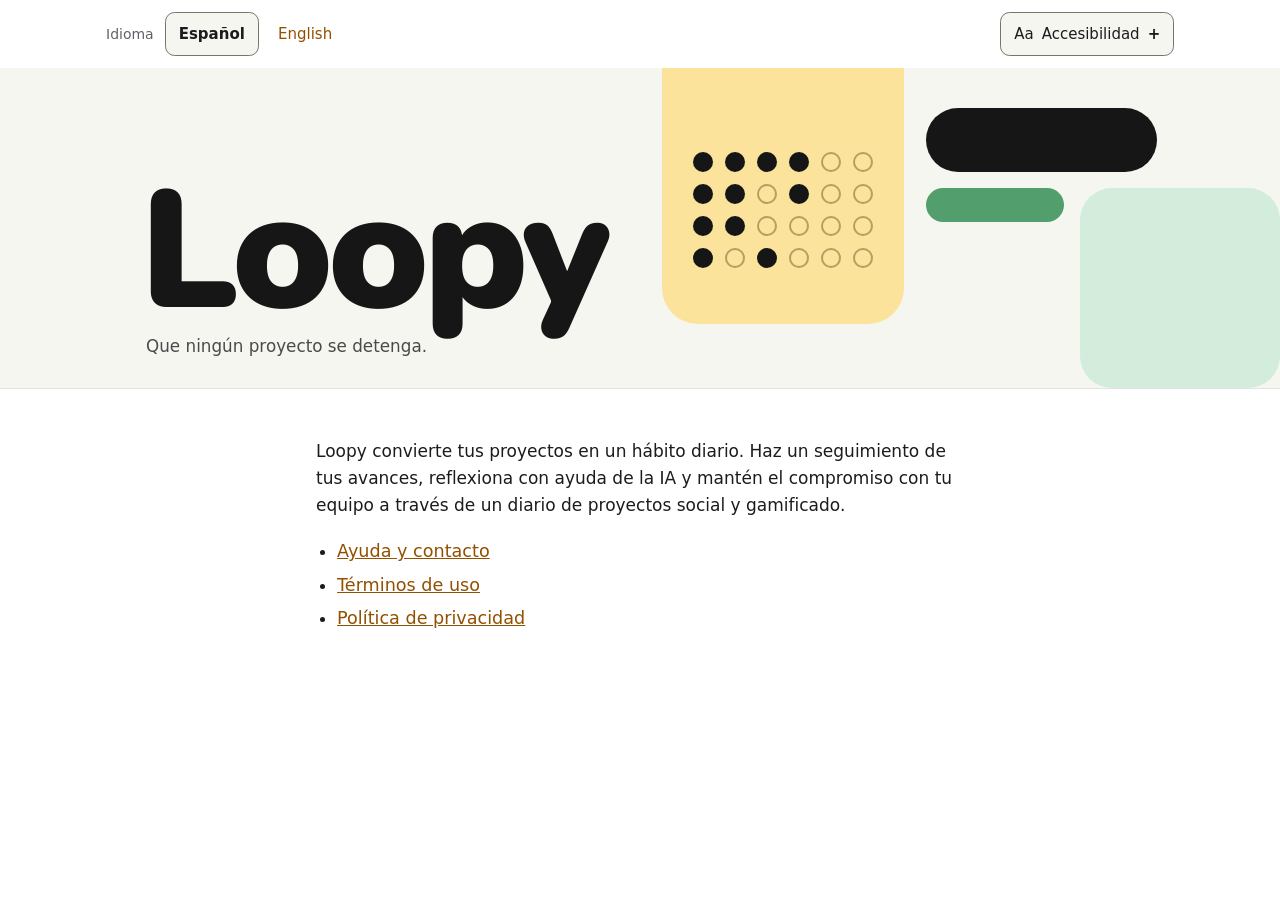
<file: index.html>
<!doctype html>
<html lang="es">
<head>
<meta charset="utf-8">
<meta name="viewport" content="width=device-width, initial-scale=1">
<title>Loopy</title>
<meta name="description" content="Loopy convierte tus proyectos en un hábito diario. Haz un seguimiento de tus avances, reflexiona con ayuda de la IA y mantén el compromiso con tu equipo a través de un diario de proyectos social y gamificado.">
<link rel="icon" href="loopy-wordmark.svg" type="image/svg+xml">
<link rel="preconnect" href="https://fonts.googleapis.com">
<link rel="stylesheet" href="https://fonts.googleapis.com/css2?family=Nunito:wght@900&display=swap">
<link rel="stylesheet" href="estilo.css">
<script src="accesibilidad.js" defer></script>
<link rel="alternate" hreflang="es" href="index.html">
<link rel="alternate" hreflang="en" href="en/index.html">
</head>
<body>
<a class="skip-link" href="#contenido">Saltar al contenido</a>
<div class="site-tools">
<nav class="language-switch" aria-label="Idioma y accesibilidad">
<span class="tools-label">Idioma</span>
<a href="index.html" lang="es" hreflang="es" aria-current="page">Español</a>
<a href="en/index.html" lang="en" hreflang="en">English</a>
</nav>
<details class="accessibility" id="accessibility" hidden>
<summary><span aria-hidden="true">Aa</span> Accesibilidad</summary>
<div class="accessibility-panel">
<p class="panel-title">Preferencias de lectura</p>
<label class="text-size-label" for="text-size">Tamaño del texto</label>
<select id="text-size">
<option value="100">100%</option>
<option value="125">125%</option>
<option value="150">150%</option>
<option value="175">175%</option>
<option value="200">200%</option>
</select>
<label class="reading-option"><input type="checkbox" id="high-contrast"><span>Alto contraste</span></label>
<label class="reading-option"><input type="checkbox" id="underline-links"><span>Subrayar enlaces</span></label>
<label class="reading-option"><input type="checkbox" id="reduce-motion"><span>Reducir movimiento</span></label>
<button type="button" id="reset-preferences">Restablecer preferencias</button>
<p class="preferences-note">Tus preferencias se guardan en este navegador cuando el almacenamiento está disponible.</p>
<p class="visually-hidden" id="preferences-status" role="status" aria-live="polite"></p>
</div>
</details>
</div>
<header class="portada">
<div class="portada-interior">
<div class="portada-texto">
<h1>Loopy</h1>
<p class="lema">Que ningún proyecto se detenga.</p>
</div>
<div class="formas" aria-hidden="true">
<div class="bloque-amarillo">
<span class="puntos">
<i class="si"></i><i class="si"></i><i class="si"></i><i class="si"></i><i></i><i></i>
<i class="si"></i><i class="si"></i><i></i><i class="si"></i><i></i><i></i>
<i class="si"></i><i class="si"></i><i></i><i></i><i></i><i></i>
<i class="si"></i><i></i><i class="si"></i><i></i><i></i><i></i>
</span>
</div>
<div class="pastilla-negra"></div>
<div class="pastilla-verde"></div>
<div class="bloque-menta"></div>
</div>
</div>
</header>
<main id="contenido" tabindex="-1">
<p>Loopy convierte tus proyectos en un hábito diario. Haz un seguimiento de tus avances, reflexiona con ayuda de la IA y mantén el compromiso con tu equipo a través de un diario de proyectos social y gamificado.</p>
<ul class="enlaces">
<li><a href="soporte.html">Ayuda y contacto</a></li>
<li><a href="terminos.html">Términos de uso</a></li>
<li><a href="privacidad.html">Política de privacidad</a></li>
</ul>
</main>
</body>
</html>
</file>
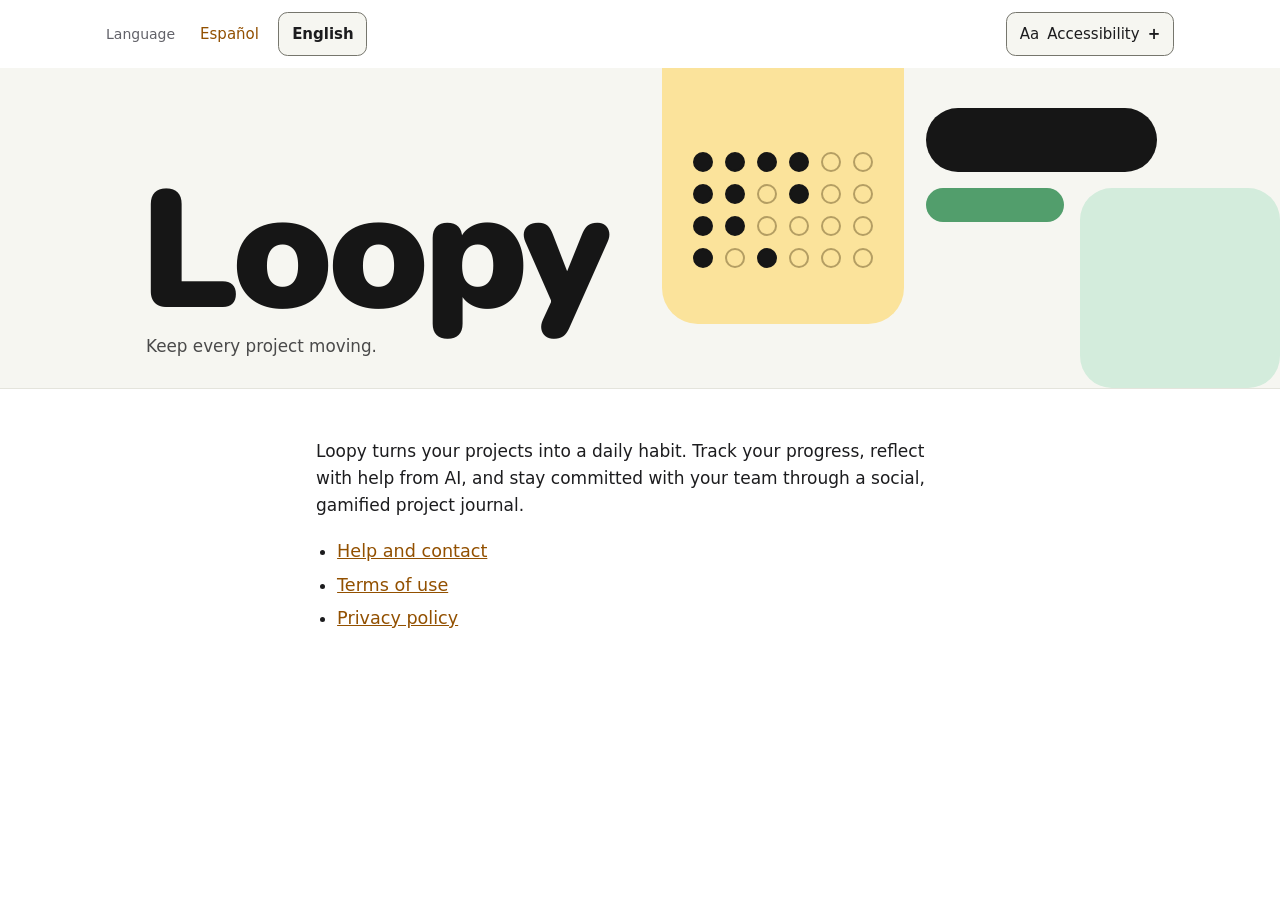
<file: en/index.html>
<!doctype html>
<html lang="en">
<head>
<meta charset="utf-8">
<meta name="viewport" content="width=device-width, initial-scale=1">
<title>Loopy</title>
<meta name="description" content="Loopy turns your projects into a daily habit. Track your progress, reflect with help from AI, and stay committed with your team through a social, gamified project journal.">
<link rel="icon" href="../loopy-wordmark.svg" type="image/svg+xml">
<link rel="preconnect" href="https://fonts.googleapis.com">
<link rel="stylesheet" href="https://fonts.googleapis.com/css2?family=Nunito:wght@900&display=swap">
<link rel="stylesheet" href="../estilo.css">
<script src="../accesibilidad.js" defer></script>
<link rel="alternate" hreflang="es" href="../index.html">
<link rel="alternate" hreflang="en" href="index.html">
</head>
<body>
<a class="skip-link" href="#contenido">Skip to content</a>
<div class="site-tools">
<nav class="language-switch" aria-label="Language and accessibility">
<span class="tools-label">Language</span>
<a href="../index.html" lang="es" hreflang="es">Español</a>
<a href="index.html" lang="en" hreflang="en" aria-current="page">English</a>
</nav>
<details class="accessibility" id="accessibility" hidden>
<summary><span aria-hidden="true">Aa</span> Accessibility</summary>
<div class="accessibility-panel">
<p class="panel-title">Reading preferences</p>
<label class="text-size-label" for="text-size">Text size</label>
<select id="text-size">
<option value="100">100%</option>
<option value="125">125%</option>
<option value="150">150%</option>
<option value="175">175%</option>
<option value="200">200%</option>
</select>
<label class="reading-option"><input type="checkbox" id="high-contrast"><span>High contrast</span></label>
<label class="reading-option"><input type="checkbox" id="underline-links"><span>Underline links</span></label>
<label class="reading-option"><input type="checkbox" id="reduce-motion"><span>Reduce motion</span></label>
<button type="button" id="reset-preferences">Reset preferences</button>
<p class="preferences-note">Your preferences are saved in this browser when storage is available.</p>
<p class="visually-hidden" id="preferences-status" role="status" aria-live="polite"></p>
</div>
</details>
</div>
<header class="portada">
<div class="portada-interior">
<div class="portada-texto">
<h1>Loopy</h1>
<p class="lema">Keep every project moving.</p>
</div>
<div class="formas" aria-hidden="true">
<div class="bloque-amarillo">
<span class="puntos">
<i class="si"></i><i class="si"></i><i class="si"></i><i class="si"></i><i></i><i></i>
<i class="si"></i><i class="si"></i><i></i><i class="si"></i><i></i><i></i>
<i class="si"></i><i class="si"></i><i></i><i></i><i></i><i></i>
<i class="si"></i><i></i><i class="si"></i><i></i><i></i><i></i>
</span>
</div>
<div class="pastilla-negra"></div>
<div class="pastilla-verde"></div>
<div class="bloque-menta"></div>
</div>
</div>
</header>
<main id="contenido" tabindex="-1">
<p>Loopy turns your projects into a daily habit. Track your progress, reflect with help from AI, and stay committed with your team through a social, gamified project journal.</p>
<ul class="enlaces">
<li><a href="soporte.html">Help and contact</a></li>
<li><a href="terminos.html">Terms of use</a></li>
<li><a href="privacidad.html">Privacy policy</a></li>
</ul>
</main>
</body>
</html>
</file>
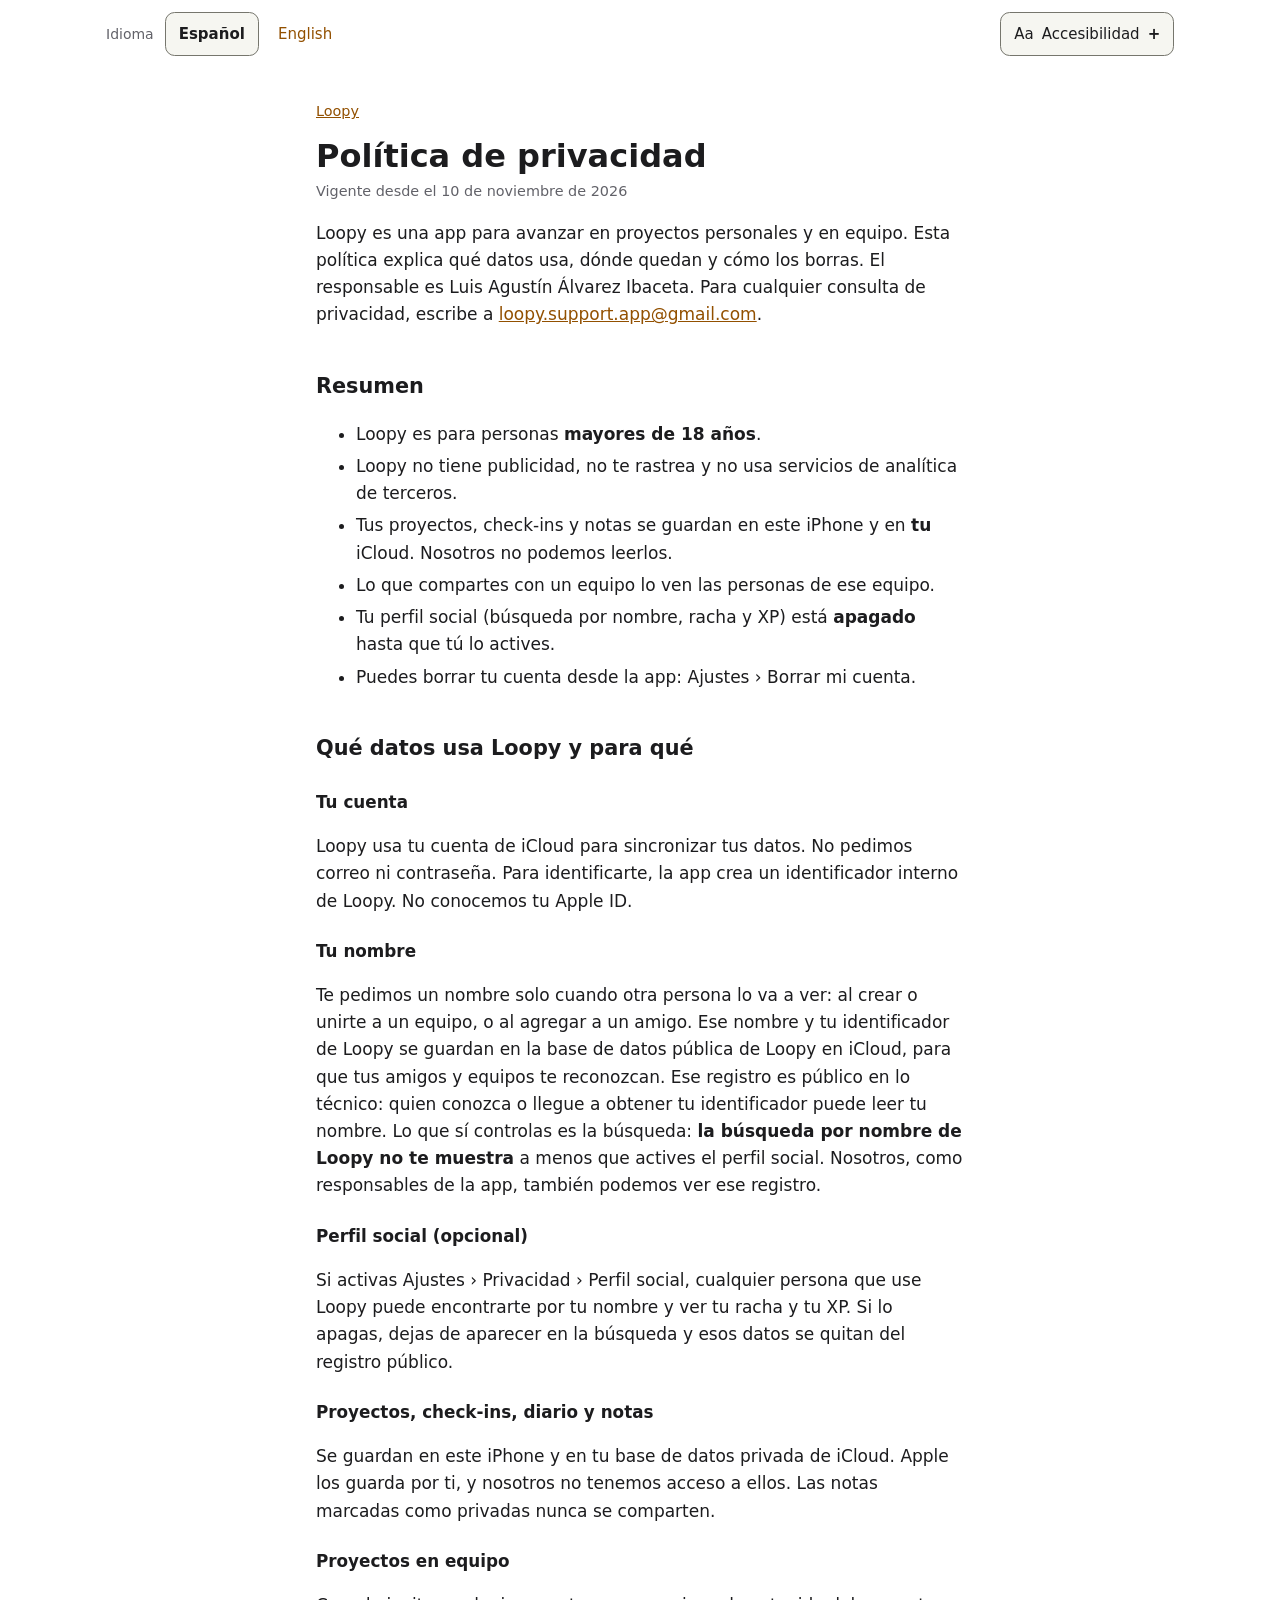
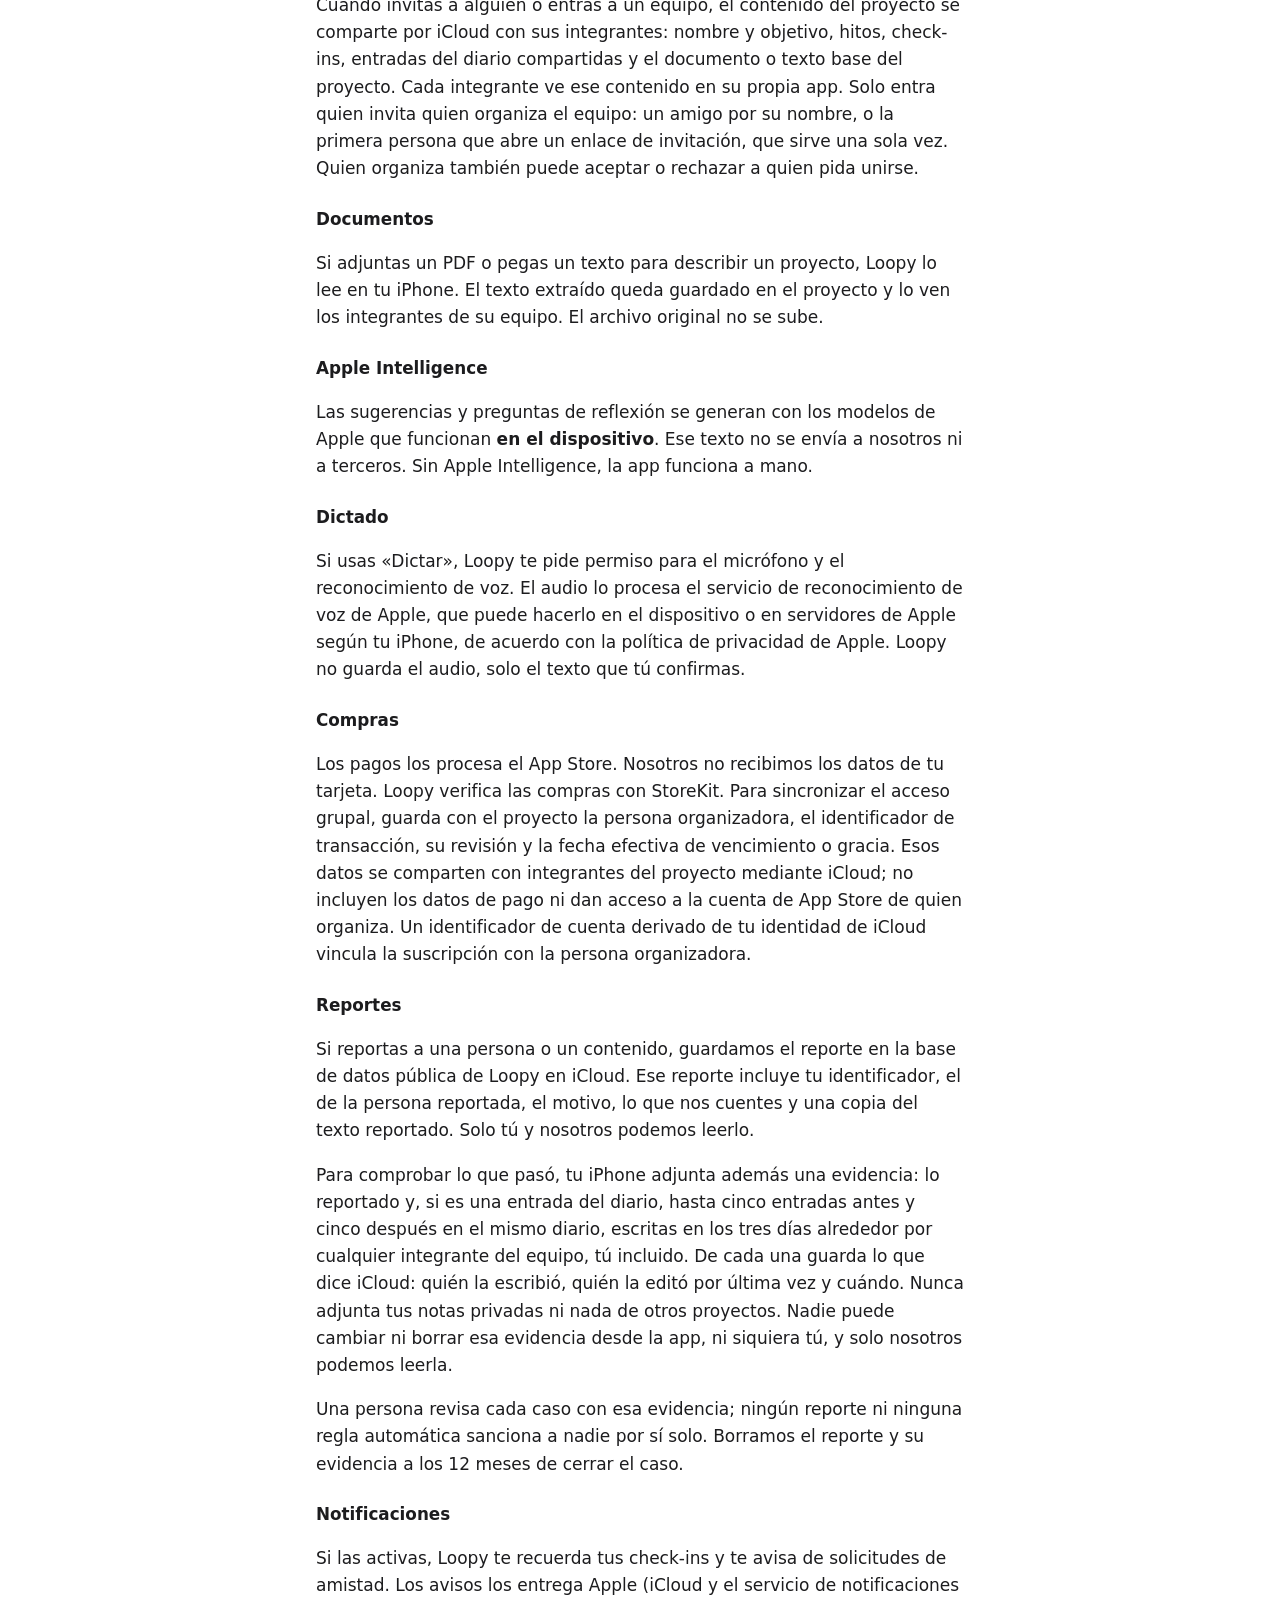
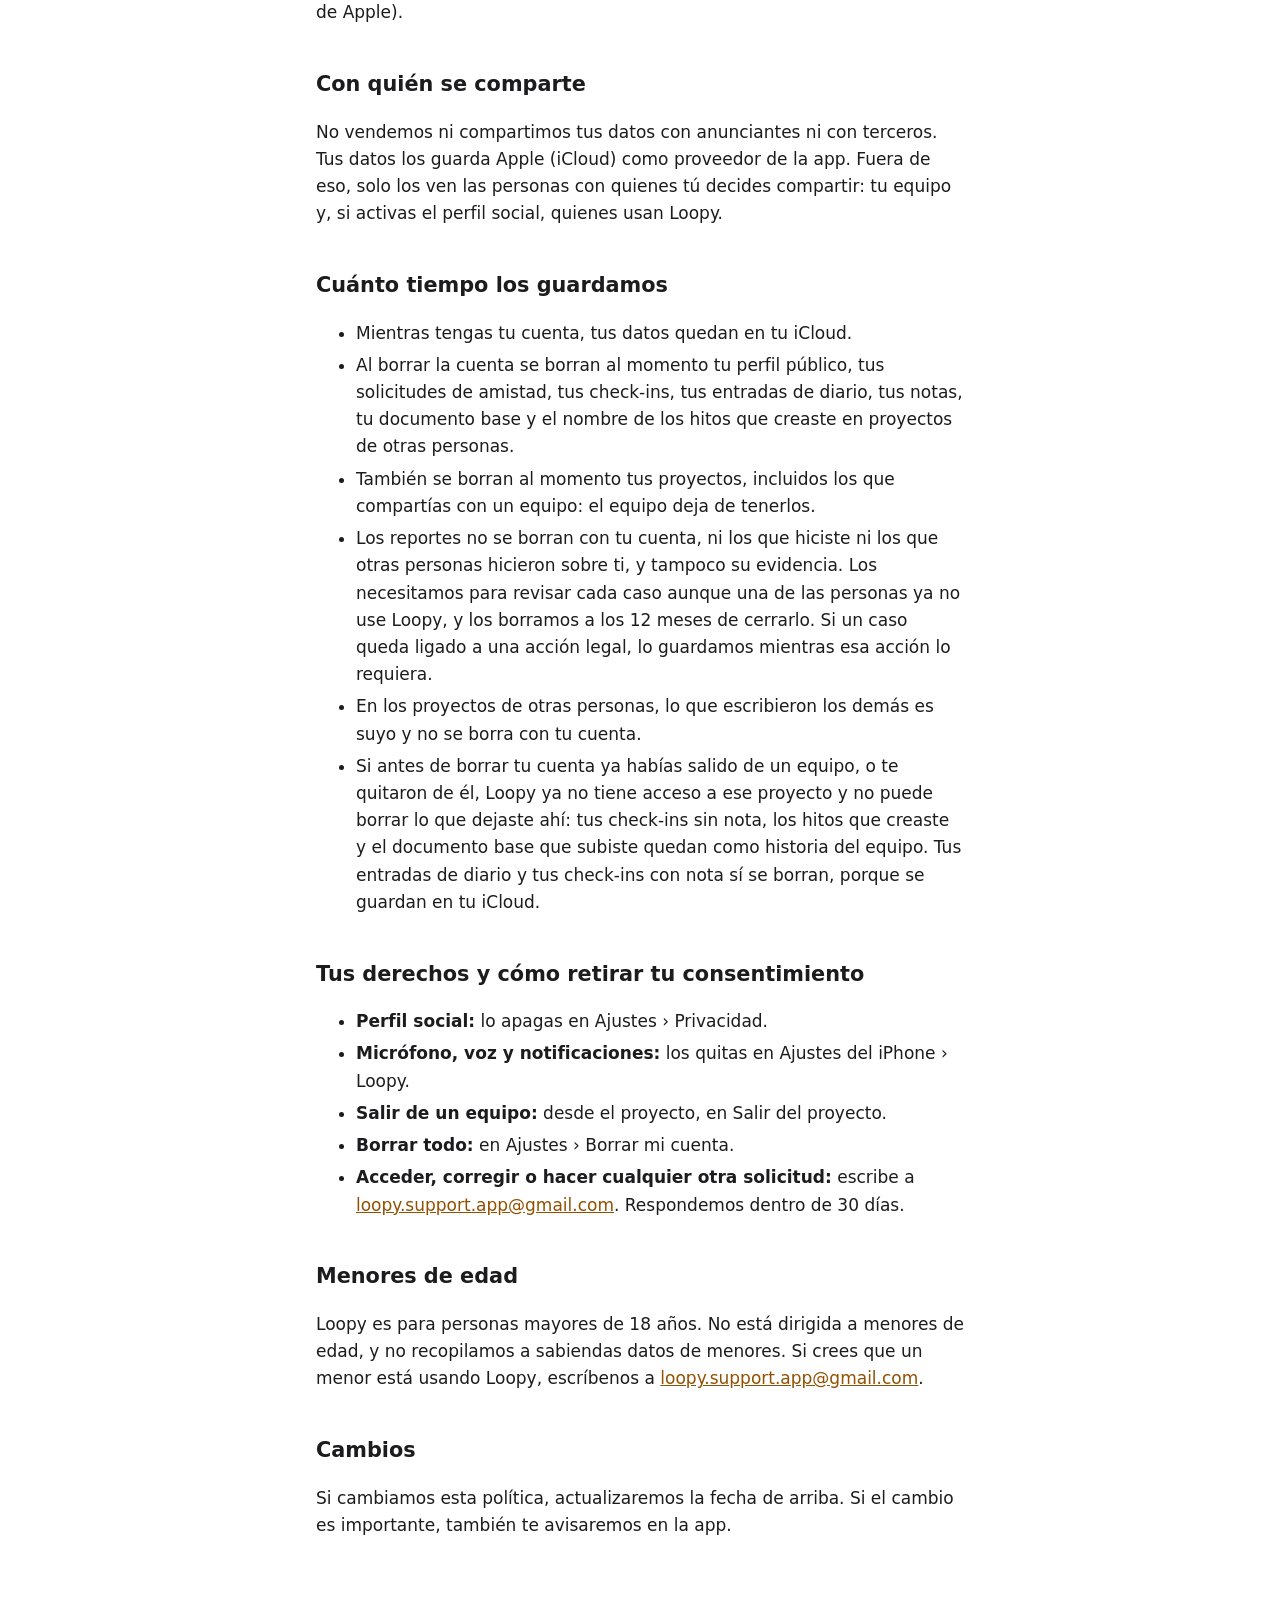
<file: privacidad.html>
<!doctype html>
<html lang="es">
<head>
<meta charset="utf-8">
<meta name="viewport" content="width=device-width, initial-scale=1">
<title>Loopy · Política de privacidad</title>
<link rel="stylesheet" href="estilo.css">
<script src="accesibilidad.js" defer></script>
<link rel="alternate" hreflang="es" href="privacidad.html">
<link rel="alternate" hreflang="en" href="en/privacidad.html">
</head>
<body>
<a class="skip-link" href="#contenido">Saltar al contenido</a>
<div class="site-tools">
<nav class="language-switch" aria-label="Idioma y accesibilidad">
<span class="tools-label">Idioma</span>
<a href="privacidad.html" lang="es" hreflang="es" aria-current="page">Español</a>
<a href="en/privacidad.html" lang="en" hreflang="en">English</a>
</nav>
<details class="accessibility" id="accessibility" hidden>
<summary><span aria-hidden="true">Aa</span> Accesibilidad</summary>
<div class="accessibility-panel">
<p class="panel-title">Preferencias de lectura</p>
<label class="text-size-label" for="text-size">Tamaño del texto</label>
<select id="text-size">
<option value="100">100%</option>
<option value="125">125%</option>
<option value="150">150%</option>
<option value="175">175%</option>
<option value="200">200%</option>
</select>
<label class="reading-option"><input type="checkbox" id="high-contrast"><span>Alto contraste</span></label>
<label class="reading-option"><input type="checkbox" id="underline-links"><span>Subrayar enlaces</span></label>
<label class="reading-option"><input type="checkbox" id="reduce-motion"><span>Reducir movimiento</span></label>
<button type="button" id="reset-preferences">Restablecer preferencias</button>
<p class="preferences-note">Tus preferencias se guardan en este navegador cuando el almacenamiento está disponible.</p>
<p class="visually-hidden" id="preferences-status" role="status" aria-live="polite"></p>
</div>
</details>
</div>
<main id="contenido" tabindex="-1">
<p class="volver"><a href="index.html">Loopy</a></p>
<h1>Política de privacidad</h1>
<p class="fecha">Vigente desde el 10 de noviembre de 2026</p>

<p>Loopy es una app para avanzar en proyectos personales y en equipo. Esta política explica qué datos usa, dónde quedan y cómo los borras. El responsable es Luis Agustín Álvarez Ibaceta. Para cualquier consulta de privacidad, escribe a <a href="mailto:loopy.support.app@gmail.com">loopy.support.app@gmail.com</a>.</p>

<h2>Resumen</h2>
<ul>
<li>Loopy es para personas <strong>mayores de 18 años</strong>.</li>
<li>Loopy no tiene publicidad, no te rastrea y no usa servicios de analítica de terceros.</li>
<li>Tus proyectos, check-ins y notas se guardan en este iPhone y en <strong>tu</strong> iCloud. Nosotros no podemos leerlos.</li>
<li>Lo que compartes con un equipo lo ven las personas de ese equipo.</li>
<li>Tu perfil social (búsqueda por nombre, racha y XP) está <strong>apagado</strong> hasta que tú lo actives.</li>
<li>Puedes borrar tu cuenta desde la app: Ajustes › Borrar mi cuenta.</li>
</ul>

<h2>Qué datos usa Loopy y para qué</h2>

<h3>Tu cuenta</h3>
<p>Loopy usa tu cuenta de iCloud para sincronizar tus datos. No pedimos correo ni contraseña. Para identificarte, la app crea un identificador interno de Loopy. No conocemos tu Apple ID.</p>

<h3>Tu nombre</h3>
<p>Te pedimos un nombre solo cuando otra persona lo va a ver: al crear o unirte a un equipo, o al agregar a un amigo. Ese nombre y tu identificador de Loopy se guardan en la base de datos pública de Loopy en iCloud, para que tus amigos y equipos te reconozcan. Ese registro es público en lo técnico: quien conozca o llegue a obtener tu identificador puede leer tu nombre. Lo que sí controlas es la búsqueda: <strong>la búsqueda por nombre de Loopy no te muestra</strong> a menos que actives el perfil social. Nosotros, como responsables de la app, también podemos ver ese registro.</p>

<h3>Perfil social (opcional)</h3>
<p>Si activas Ajustes › Privacidad › Perfil social, cualquier persona que use Loopy puede encontrarte por tu nombre y ver tu racha y tu XP. Si lo apagas, dejas de aparecer en la búsqueda y esos datos se quitan del registro público.</p>

<h3>Proyectos, check-ins, diario y notas</h3>
<p>Se guardan en este iPhone y en tu base de datos privada de iCloud. Apple los guarda por ti, y nosotros no tenemos acceso a ellos. Las notas marcadas como privadas nunca se comparten.</p>

<h3>Proyectos en equipo</h3>
<p>Cuando invitas a alguien o entras a un equipo, el contenido del proyecto se comparte por iCloud con sus integrantes: nombre y objetivo, hitos, check-ins, entradas del diario compartidas y el documento o texto base del proyecto. Cada integrante ve ese contenido en su propia app. Solo entra quien invita quien organiza el equipo: un amigo por su nombre, o la primera persona que abre un enlace de invitación, que sirve una sola vez. Quien organiza también puede aceptar o rechazar a quien pida unirse.</p>

<h3>Documentos</h3>
<p>Si adjuntas un PDF o pegas un texto para describir un proyecto, Loopy lo lee en tu iPhone. El texto extraído queda guardado en el proyecto y lo ven los integrantes de su equipo. El archivo original no se sube.</p>

<h3>Apple Intelligence</h3>
<p>Las sugerencias y preguntas de reflexión se generan con los modelos de Apple que funcionan <strong>en el dispositivo</strong>. Ese texto no se envía a nosotros ni a terceros. Sin Apple Intelligence, la app funciona a mano.</p>

<h3>Dictado</h3>
<p>Si usas «Dictar», Loopy te pide permiso para el micrófono y el reconocimiento de voz. El audio lo procesa el servicio de reconocimiento de voz de Apple, que puede hacerlo en el dispositivo o en servidores de Apple según tu iPhone, de acuerdo con la política de privacidad de Apple. Loopy no guarda el audio, solo el texto que tú confirmas.</p>

<h3>Compras</h3>
<p>Los pagos los procesa el App Store. Nosotros no recibimos los datos de tu tarjeta. Loopy verifica las compras con StoreKit. Para sincronizar el acceso grupal, guarda con el proyecto la persona organizadora, el identificador de transacción, su revisión y la fecha efectiva de vencimiento o gracia. Esos datos se comparten con integrantes del proyecto mediante iCloud; no incluyen los datos de pago ni dan acceso a la cuenta de App Store de quien organiza. Un identificador de cuenta derivado de tu identidad de iCloud vincula la suscripción con la persona organizadora.</p>

<h3>Reportes</h3>
<p>Si reportas a una persona o un contenido, guardamos el reporte en la base de datos pública de Loopy en iCloud. Ese reporte incluye tu identificador, el de la persona reportada, el motivo, lo que nos cuentes y una copia del texto reportado. Solo tú y nosotros podemos leerlo.</p>
<p>Para comprobar lo que pasó, tu iPhone adjunta además una evidencia: lo reportado y, si es una entrada del diario, hasta cinco entradas antes y cinco después en el mismo diario, escritas en los tres días alrededor por cualquier integrante del equipo, tú incluido. De cada una guarda lo que dice iCloud: quién la escribió, quién la editó por última vez y cuándo. Nunca adjunta tus notas privadas ni nada de otros proyectos. Nadie puede cambiar ni borrar esa evidencia desde la app, ni siquiera tú, y solo nosotros podemos leerla.</p>
<p>Una persona revisa cada caso con esa evidencia; ningún reporte ni ninguna regla automática sanciona a nadie por sí solo. Borramos el reporte y su evidencia a los 12 meses de cerrar el caso.</p>

<h3>Notificaciones</h3>
<p>Si las activas, Loopy te recuerda tus check-ins y te avisa de solicitudes de amistad. Los avisos los entrega Apple (iCloud y el servicio de notificaciones de Apple).</p>

<h2>Con quién se comparte</h2>
<p>No vendemos ni compartimos tus datos con anunciantes ni con terceros. Tus datos los guarda Apple (iCloud) como proveedor de la app. Fuera de eso, solo los ven las personas con quienes tú decides compartir: tu equipo y, si activas el perfil social, quienes usan Loopy.</p>

<h2>Cuánto tiempo los guardamos</h2>
<ul>
<li>Mientras tengas tu cuenta, tus datos quedan en tu iCloud.</li>
<li>Al borrar la cuenta se borran al momento tu perfil público, tus solicitudes de amistad, tus check-ins, tus entradas de diario, tus notas, tu documento base y el nombre de los hitos que creaste en proyectos de otras personas.</li>
<li>También se borran al momento tus proyectos, incluidos los que compartías con un equipo: el equipo deja de tenerlos.</li>
<li>Los reportes no se borran con tu cuenta, ni los que hiciste ni los que otras personas hicieron sobre ti, y tampoco su evidencia. Los necesitamos para revisar cada caso aunque una de las personas ya no use Loopy, y los borramos a los 12 meses de cerrarlo. Si un caso queda ligado a una acción legal, lo guardamos mientras esa acción lo requiera.</li>
<li>En los proyectos de otras personas, lo que escribieron los demás es suyo y no se borra con tu cuenta.</li>
<li>Si antes de borrar tu cuenta ya habías salido de un equipo, o te quitaron de él, Loopy ya no tiene acceso a ese proyecto y no puede borrar lo que dejaste ahí: tus check-ins sin nota, los hitos que creaste y el documento base que subiste quedan como historia del equipo. Tus entradas de diario y tus check-ins con nota sí se borran, porque se guardan en tu iCloud.</li>
</ul>

<h2>Tus derechos y cómo retirar tu consentimiento</h2>
<ul>
<li><strong>Perfil social:</strong> lo apagas en Ajustes › Privacidad.</li>
<li><strong>Micrófono, voz y notificaciones:</strong> los quitas en Ajustes del iPhone › Loopy.</li>
<li><strong>Salir de un equipo:</strong> desde el proyecto, en Salir del proyecto.</li>
<li><strong>Borrar todo:</strong> en Ajustes › Borrar mi cuenta.</li>
<li><strong>Acceder, corregir o hacer cualquier otra solicitud:</strong> escribe a <a href="mailto:loopy.support.app@gmail.com">loopy.support.app@gmail.com</a>. Respondemos dentro de 30 días.</li>
</ul>

<h2>Menores de edad</h2>
<p>Loopy es para personas mayores de 18 años. No está dirigida a menores de edad, y no recopilamos a sabiendas datos de menores. Si crees que un menor está usando Loopy, escríbenos a <a href="mailto:loopy.support.app@gmail.com">loopy.support.app@gmail.com</a>.</p>

<h2>Cambios</h2>
<p>Si cambiamos esta política, actualizaremos la fecha de arriba. Si el cambio es importante, también te avisaremos en la app.</p>
</main>
</body>
</html>
</file>
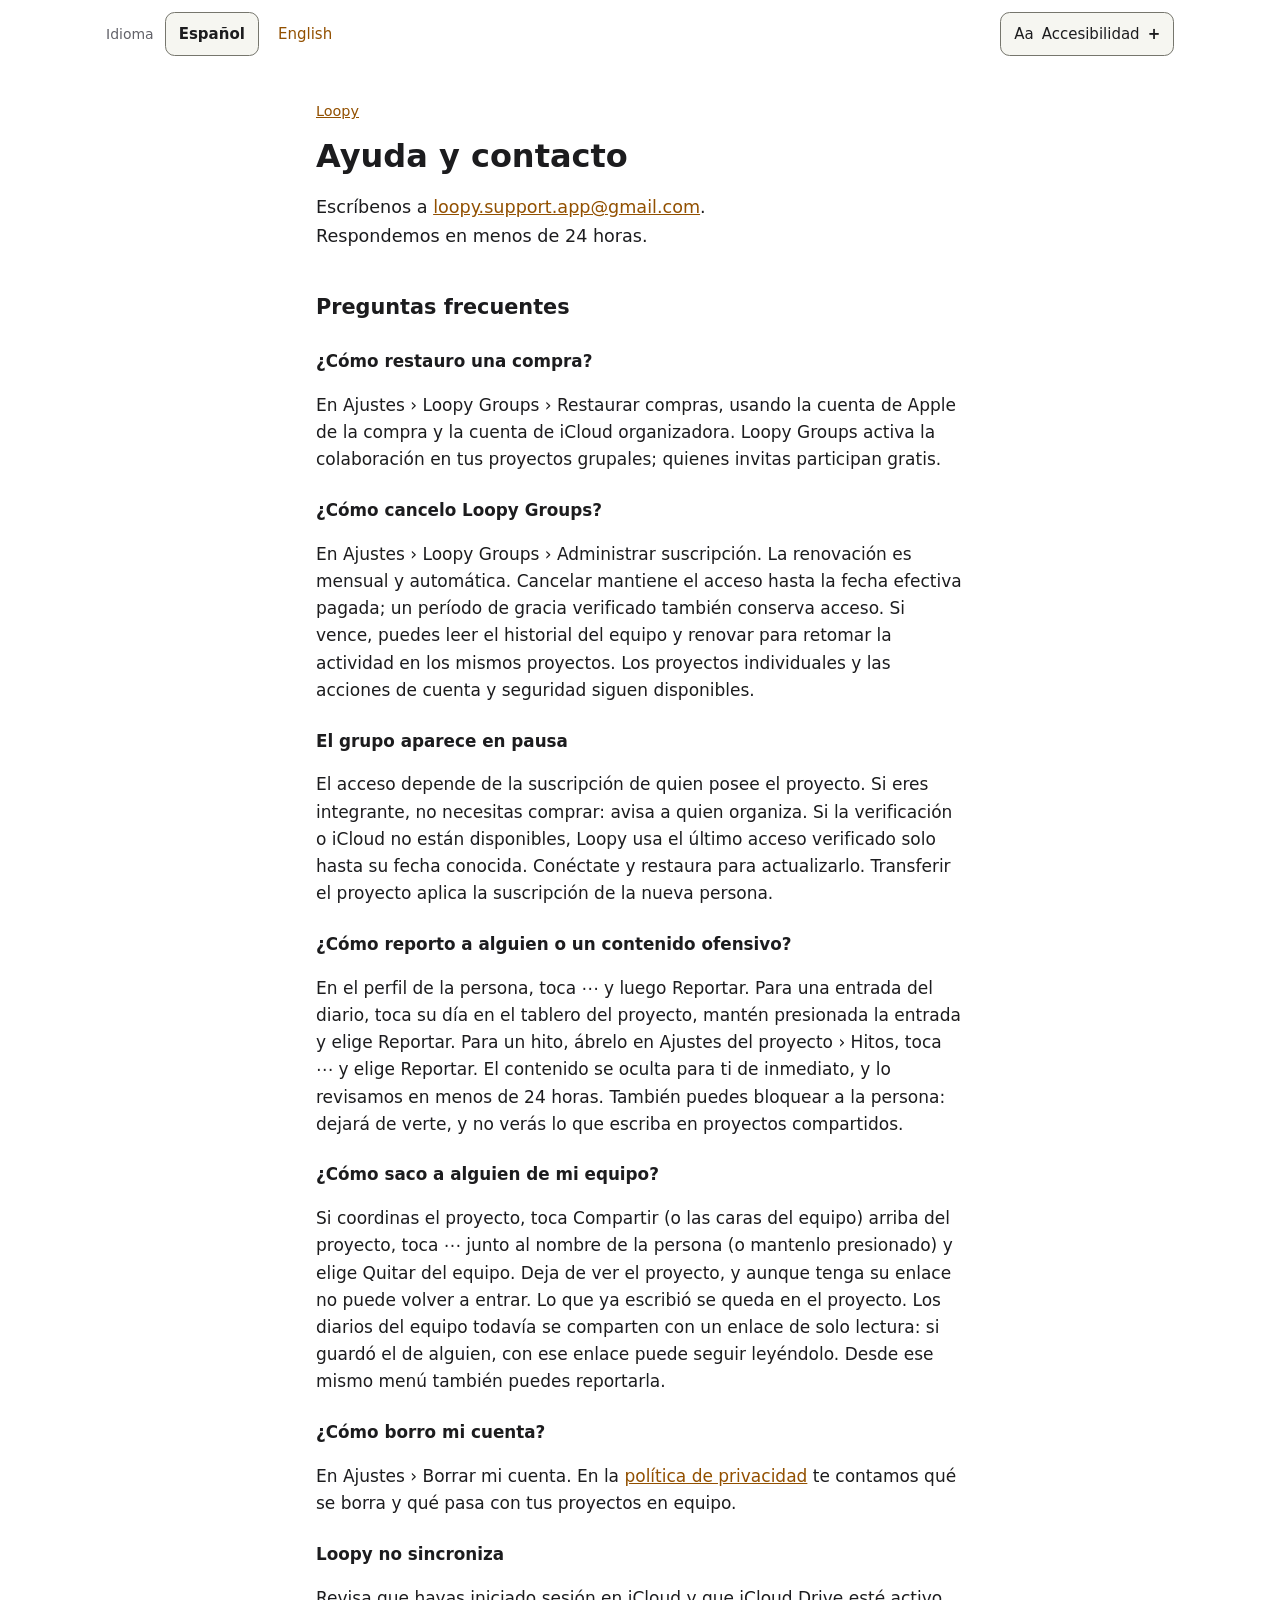
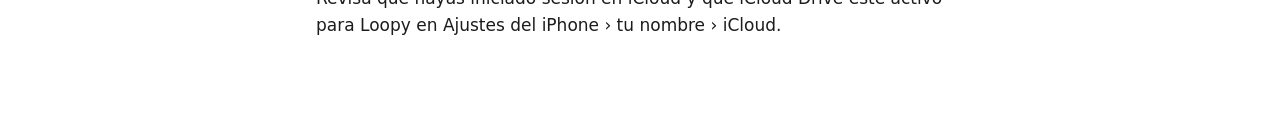
<file: soporte.html>
<!doctype html>
<html lang="es">
<head>
<meta charset="utf-8">
<meta name="viewport" content="width=device-width, initial-scale=1">
<title>Loopy · Ayuda y contacto</title>
<link rel="stylesheet" href="estilo.css">
<script src="accesibilidad.js" defer></script>
<link rel="alternate" hreflang="es" href="soporte.html">
<link rel="alternate" hreflang="en" href="en/soporte.html">
</head>
<body>
<a class="skip-link" href="#contenido">Saltar al contenido</a>
<div class="site-tools">
<nav class="language-switch" aria-label="Idioma y accesibilidad">
<span class="tools-label">Idioma</span>
<a href="soporte.html" lang="es" hreflang="es" aria-current="page">Español</a>
<a href="en/soporte.html" lang="en" hreflang="en">English</a>
</nav>
<details class="accessibility" id="accessibility" hidden>
<summary><span aria-hidden="true">Aa</span> Accesibilidad</summary>
<div class="accessibility-panel">
<p class="panel-title">Preferencias de lectura</p>
<label class="text-size-label" for="text-size">Tamaño del texto</label>
<select id="text-size">
<option value="100">100%</option>
<option value="125">125%</option>
<option value="150">150%</option>
<option value="175">175%</option>
<option value="200">200%</option>
</select>
<label class="reading-option"><input type="checkbox" id="high-contrast"><span>Alto contraste</span></label>
<label class="reading-option"><input type="checkbox" id="underline-links"><span>Subrayar enlaces</span></label>
<label class="reading-option"><input type="checkbox" id="reduce-motion"><span>Reducir movimiento</span></label>
<button type="button" id="reset-preferences">Restablecer preferencias</button>
<p class="preferences-note">Tus preferencias se guardan en este navegador cuando el almacenamiento está disponible.</p>
<p class="visually-hidden" id="preferences-status" role="status" aria-live="polite"></p>
</div>
</details>
</div>
<main id="contenido" tabindex="-1">
<p class="volver"><a href="index.html">Loopy</a></p>
<h1>Ayuda y contacto</h1>

<p class="contacto">Escríbenos a <a href="mailto:loopy.support.app@gmail.com?subject=Loopy">loopy.support.app@gmail.com</a>.<br>Respondemos en menos de 24 horas.</p>

<h2>Preguntas frecuentes</h2>

<h3>¿Cómo restauro una compra?</h3>
<p>En Ajustes › Loopy Groups › Restaurar compras, usando la cuenta de Apple de la compra y la cuenta de iCloud organizadora. Loopy Groups activa la colaboración en tus proyectos grupales; quienes invitas participan gratis.</p>

<h3>¿Cómo cancelo Loopy Groups?</h3>
<p>En Ajustes › Loopy Groups › Administrar suscripción. La renovación es mensual y automática. Cancelar mantiene el acceso hasta la fecha efectiva pagada; un período de gracia verificado también conserva acceso. Si vence, puedes leer el historial del equipo y renovar para retomar la actividad en los mismos proyectos. Los proyectos individuales y las acciones de cuenta y seguridad siguen disponibles.</p>
<h3>El grupo aparece en pausa</h3>
<p>El acceso depende de la suscripción de quien posee el proyecto. Si eres integrante, no necesitas comprar: avisa a quien organiza. Si la verificación o iCloud no están disponibles, Loopy usa el último acceso verificado solo hasta su fecha conocida. Conéctate y restaura para actualizarlo. Transferir el proyecto aplica la suscripción de la nueva persona.</p>

<h3>¿Cómo reporto a alguien o un contenido ofensivo?</h3>
<p>En el perfil de la persona, toca ⋯ y luego Reportar. Para una entrada del diario, toca su día en el tablero del proyecto, mantén presionada la entrada y elige Reportar. Para un hito, ábrelo en Ajustes del proyecto › Hitos, toca ⋯ y elige Reportar. El contenido se oculta para ti de inmediato, y lo revisamos en menos de 24 horas. También puedes bloquear a la persona: dejará de verte, y no verás lo que escriba en proyectos compartidos.</p>

<h3>¿Cómo saco a alguien de mi equipo?</h3>
<p>Si coordinas el proyecto, toca Compartir (o las caras del equipo) arriba del proyecto, toca ⋯ junto al nombre de la persona (o mantenlo presionado) y elige Quitar del equipo. Deja de ver el proyecto, y aunque tenga su enlace no puede volver a entrar. Lo que ya escribió se queda en el proyecto. Los diarios del equipo todavía se comparten con un enlace de solo lectura: si guardó el de alguien, con ese enlace puede seguir leyéndolo. Desde ese mismo menú también puedes reportarla.</p>

<h3>¿Cómo borro mi cuenta?</h3>
<p>En Ajustes › Borrar mi cuenta. En la <a href="privacidad.html">política de privacidad</a> te contamos qué se borra y qué pasa con tus proyectos en equipo.</p>

<h3>Loopy no sincroniza</h3>
<p>Revisa que hayas iniciado sesión en iCloud y que iCloud Drive esté activo para Loopy en Ajustes del iPhone › tu nombre › iCloud.</p>
</main>
</body>
</html>
</file>
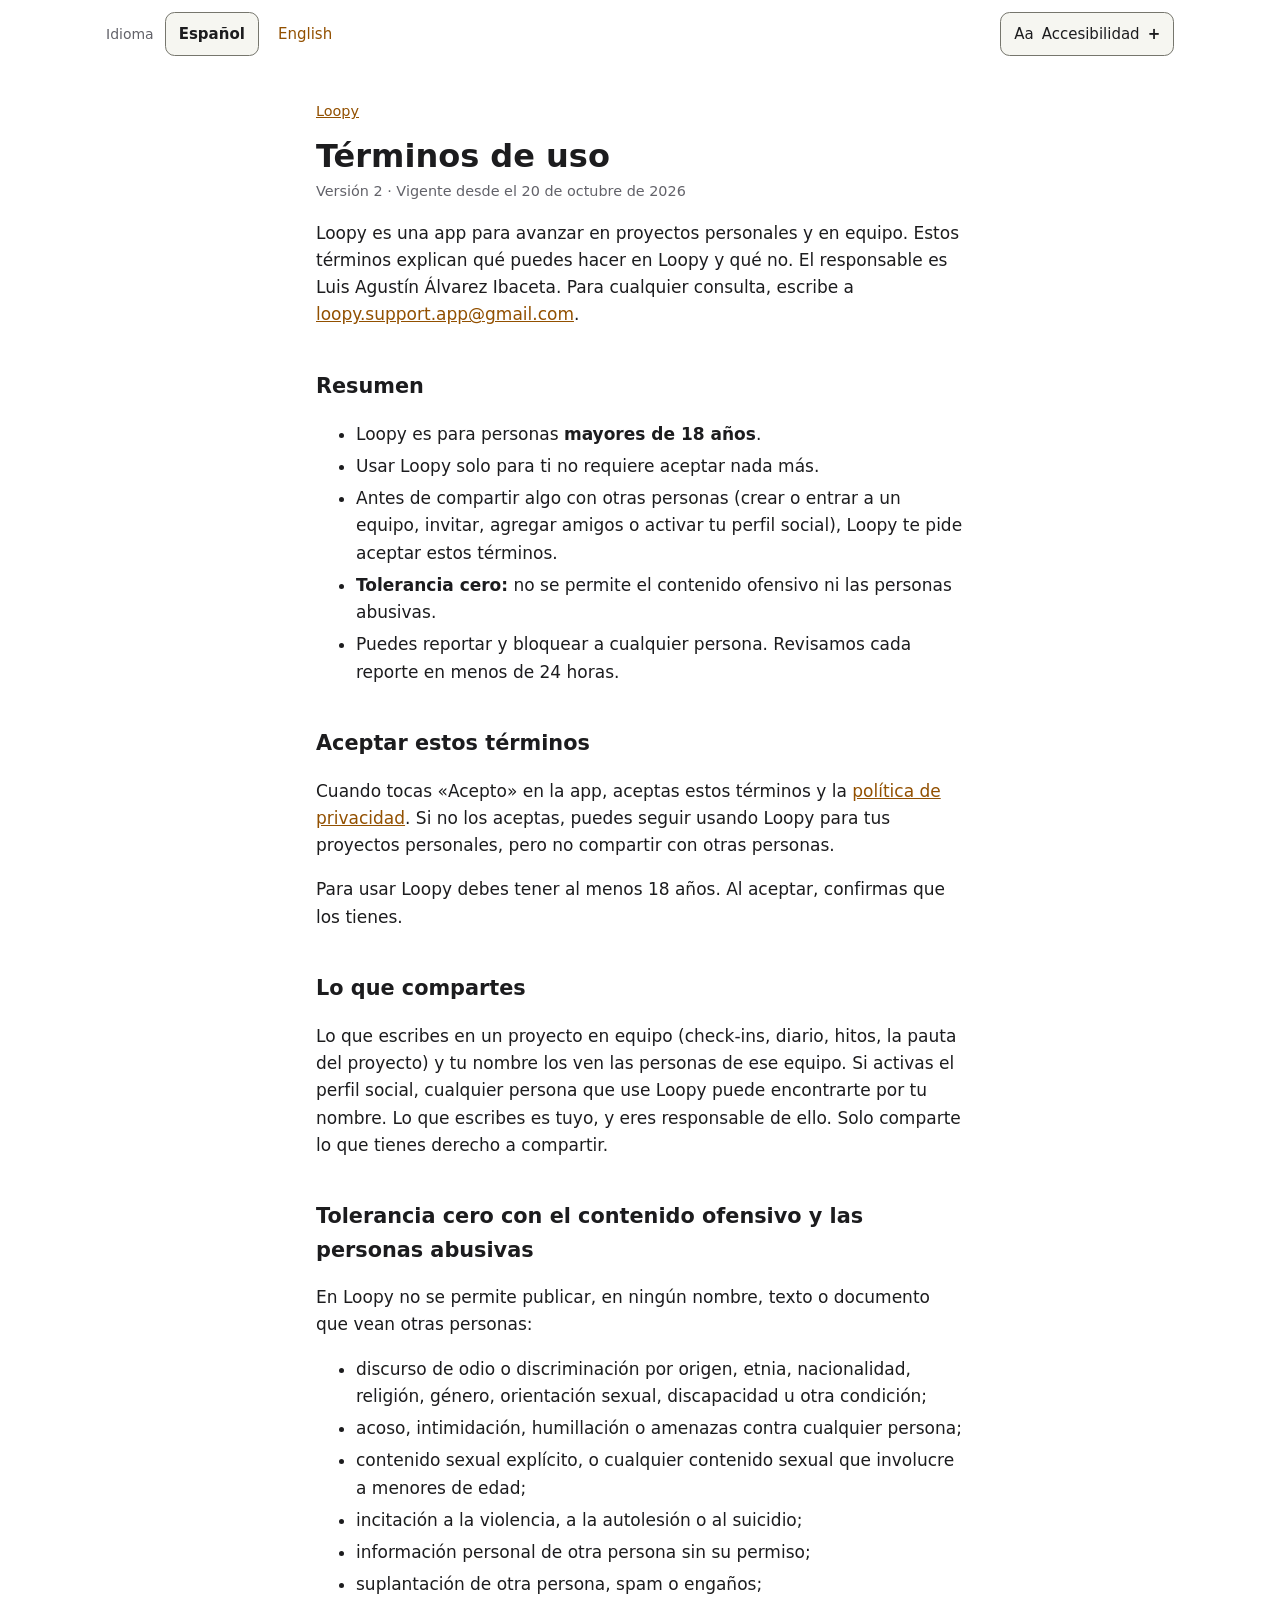
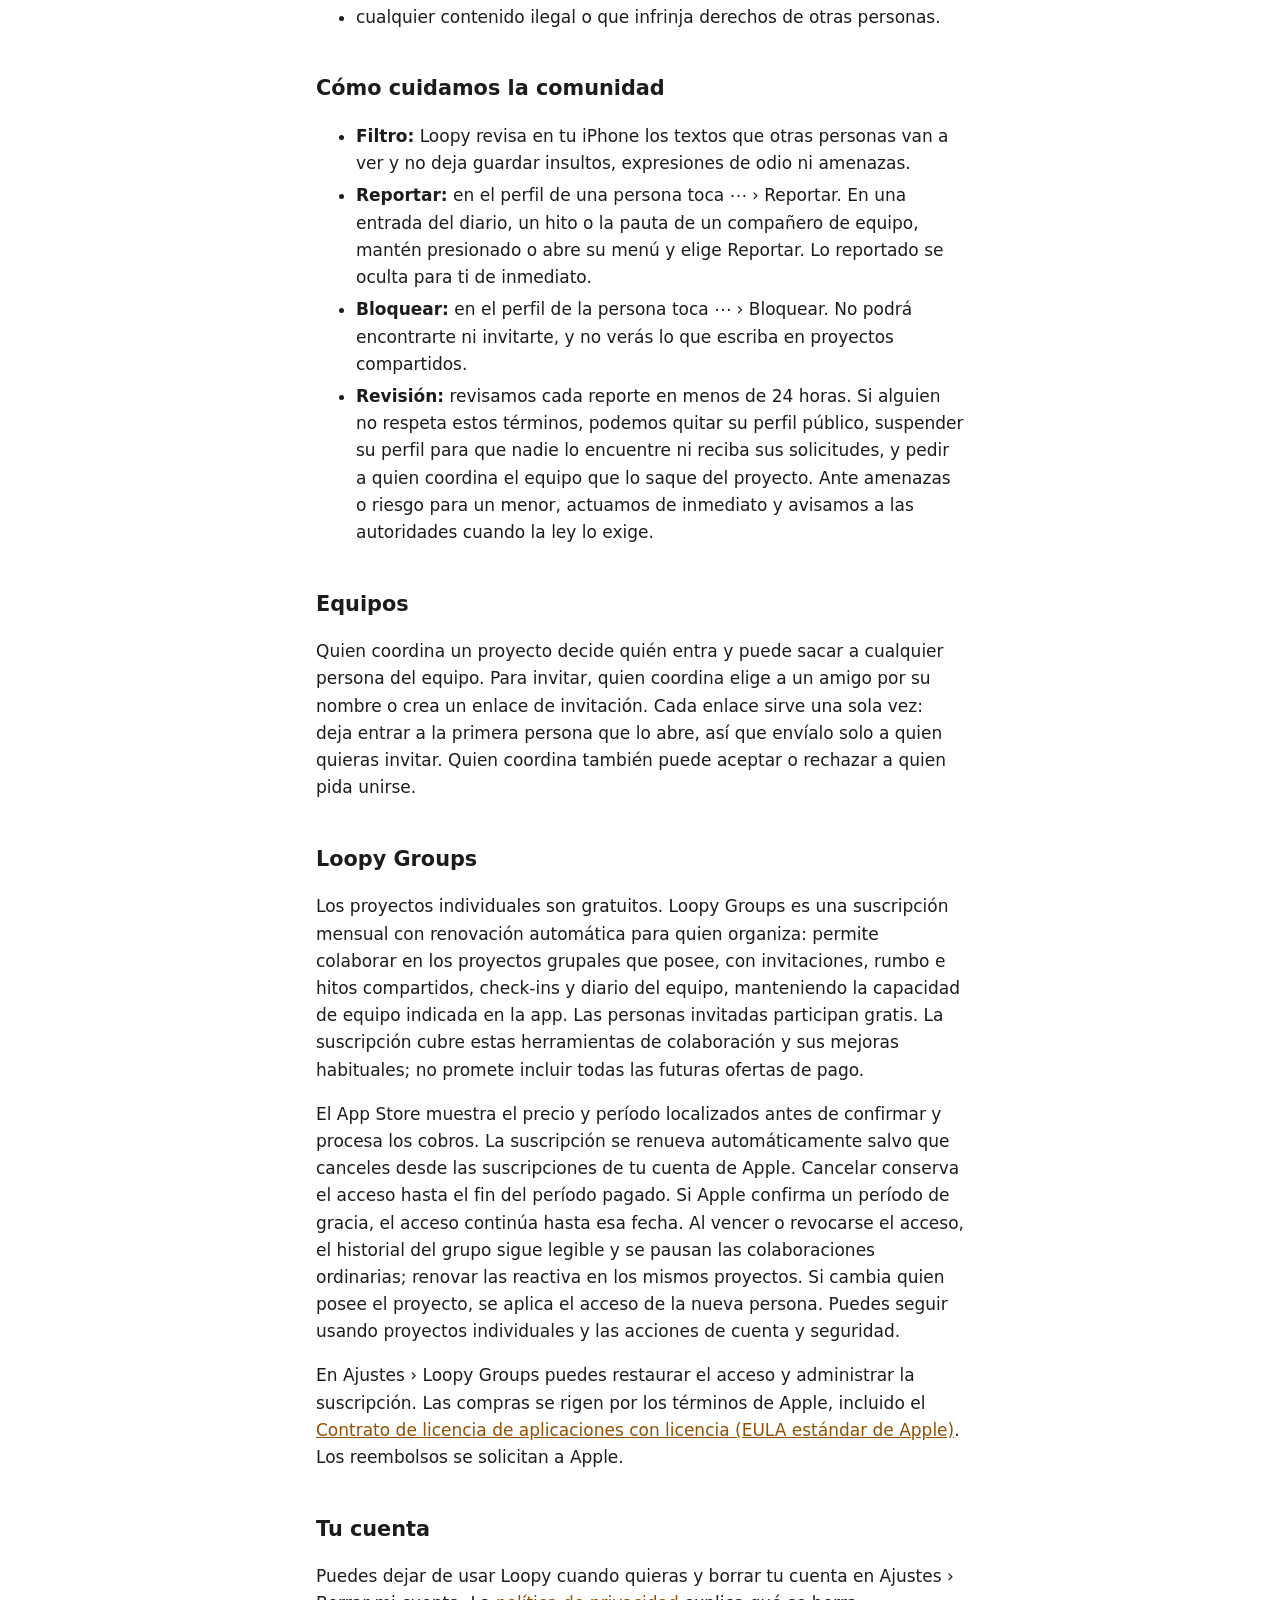
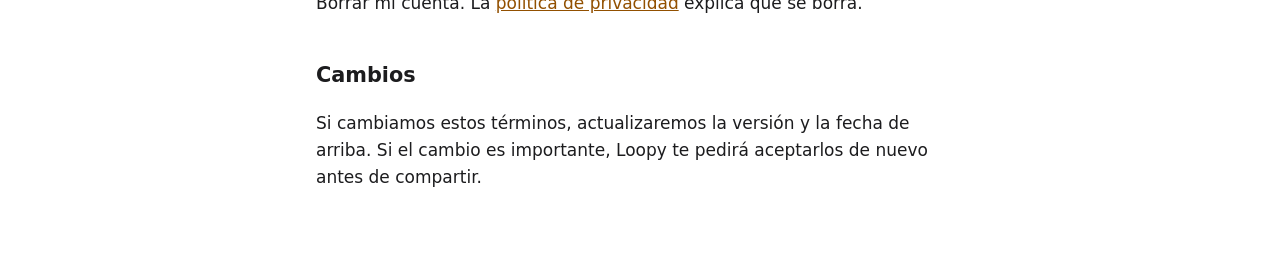
<file: terminos.html>
<!doctype html>
<html lang="es">
<head>
<meta charset="utf-8">
<meta name="viewport" content="width=device-width, initial-scale=1">
<title>Loopy · Términos de uso</title>
<link rel="stylesheet" href="estilo.css">
<script src="accesibilidad.js" defer></script>
<link rel="alternate" hreflang="es" href="terminos.html">
<link rel="alternate" hreflang="en" href="en/terminos.html">
</head>
<body>
<a class="skip-link" href="#contenido">Saltar al contenido</a>
<div class="site-tools">
<nav class="language-switch" aria-label="Idioma y accesibilidad">
<span class="tools-label">Idioma</span>
<a href="terminos.html" lang="es" hreflang="es" aria-current="page">Español</a>
<a href="en/terminos.html" lang="en" hreflang="en">English</a>
</nav>
<details class="accessibility" id="accessibility" hidden>
<summary><span aria-hidden="true">Aa</span> Accesibilidad</summary>
<div class="accessibility-panel">
<p class="panel-title">Preferencias de lectura</p>
<label class="text-size-label" for="text-size">Tamaño del texto</label>
<select id="text-size">
<option value="100">100%</option>
<option value="125">125%</option>
<option value="150">150%</option>
<option value="175">175%</option>
<option value="200">200%</option>
</select>
<label class="reading-option"><input type="checkbox" id="high-contrast"><span>Alto contraste</span></label>
<label class="reading-option"><input type="checkbox" id="underline-links"><span>Subrayar enlaces</span></label>
<label class="reading-option"><input type="checkbox" id="reduce-motion"><span>Reducir movimiento</span></label>
<button type="button" id="reset-preferences">Restablecer preferencias</button>
<p class="preferences-note">Tus preferencias se guardan en este navegador cuando el almacenamiento está disponible.</p>
<p class="visually-hidden" id="preferences-status" role="status" aria-live="polite"></p>
</div>
</details>
</div>
<main id="contenido" tabindex="-1">
<p class="volver"><a href="index.html">Loopy</a></p>
<h1>Términos de uso</h1>
<p class="fecha">Versión 2 · Vigente desde el 20 de octubre de 2026</p>

<p>Loopy es una app para avanzar en proyectos personales y en equipo. Estos términos explican qué puedes hacer en Loopy y qué no. El responsable es Luis Agustín Álvarez Ibaceta. Para cualquier consulta, escribe a <a href="mailto:loopy.support.app@gmail.com">loopy.support.app@gmail.com</a>.</p>

<h2>Resumen</h2>
<ul>
<li>Loopy es para personas <strong>mayores de 18 años</strong>.</li>
<li>Usar Loopy solo para ti no requiere aceptar nada más.</li>
<li>Antes de compartir algo con otras personas (crear o entrar a un equipo, invitar, agregar amigos o activar tu perfil social), Loopy te pide aceptar estos términos.</li>
<li><strong>Tolerancia cero:</strong> no se permite el contenido ofensivo ni las personas abusivas.</li>
<li>Puedes reportar y bloquear a cualquier persona. Revisamos cada reporte en menos de 24 horas.</li>
</ul>

<h2>Aceptar estos términos</h2>
<p>Cuando tocas «Acepto» en la app, aceptas estos términos y la <a href="privacidad.html">política de privacidad</a>. Si no los aceptas, puedes seguir usando Loopy para tus proyectos personales, pero no compartir con otras personas.</p>
<p>Para usar Loopy debes tener al menos 18 años. Al aceptar, confirmas que los tienes.</p>

<h2>Lo que compartes</h2>
<p>Lo que escribes en un proyecto en equipo (check-ins, diario, hitos, la pauta del proyecto) y tu nombre los ven las personas de ese equipo. Si activas el perfil social, cualquier persona que use Loopy puede encontrarte por tu nombre. Lo que escribes es tuyo, y eres responsable de ello. Solo comparte lo que tienes derecho a compartir.</p>

<h2>Tolerancia cero con el contenido ofensivo y las personas abusivas</h2>
<p>En Loopy no se permite publicar, en ningún nombre, texto o documento que vean otras personas:</p>
<ul>
<li>discurso de odio o discriminación por origen, etnia, nacionalidad, religión, género, orientación sexual, discapacidad u otra condición;</li>
<li>acoso, intimidación, humillación o amenazas contra cualquier persona;</li>
<li>contenido sexual explícito, o cualquier contenido sexual que involucre a menores de edad;</li>
<li>incitación a la violencia, a la autolesión o al suicidio;</li>
<li>información personal de otra persona sin su permiso;</li>
<li>suplantación de otra persona, spam o engaños;</li>
<li>cualquier contenido ilegal o que infrinja derechos de otras personas.</li>
</ul>

<h2>Cómo cuidamos la comunidad</h2>
<ul>
<li><strong>Filtro:</strong> Loopy revisa en tu iPhone los textos que otras personas van a ver y no deja guardar insultos, expresiones de odio ni amenazas.</li>
<li><strong>Reportar:</strong> en el perfil de una persona toca ⋯ › Reportar. En una entrada del diario, un hito o la pauta de un compañero de equipo, mantén presionado o abre su menú y elige Reportar. Lo reportado se oculta para ti de inmediato.</li>
<li><strong>Bloquear:</strong> en el perfil de la persona toca ⋯ › Bloquear. No podrá encontrarte ni invitarte, y no verás lo que escriba en proyectos compartidos.</li>
<li><strong>Revisión:</strong> revisamos cada reporte en menos de 24 horas. Si alguien no respeta estos términos, podemos quitar su perfil público, suspender su perfil para que nadie lo encuentre ni reciba sus solicitudes, y pedir a quien coordina el equipo que lo saque del proyecto. Ante amenazas o riesgo para un menor, actuamos de inmediato y avisamos a las autoridades cuando la ley lo exige.</li>
</ul>

<h2>Equipos</h2>
<p>Quien coordina un proyecto decide quién entra y puede sacar a cualquier persona del equipo. Para invitar, quien coordina elige a un amigo por su nombre o crea un enlace de invitación. Cada enlace sirve una sola vez: deja entrar a la primera persona que lo abre, así que envíalo solo a quien quieras invitar. Quien coordina también puede aceptar o rechazar a quien pida unirse.</p>

<h2>Loopy Groups</h2>
<p>Los proyectos individuales son gratuitos. Loopy Groups es una suscripción mensual con renovación automática para quien organiza: permite colaborar en los proyectos grupales que posee, con invitaciones, rumbo e hitos compartidos, check-ins y diario del equipo, manteniendo la capacidad de equipo indicada en la app. Las personas invitadas participan gratis. La suscripción cubre estas herramientas de colaboración y sus mejoras habituales; no promete incluir todas las futuras ofertas de pago.</p>
<p>El App Store muestra el precio y período localizados antes de confirmar y procesa los cobros. La suscripción se renueva automáticamente salvo que canceles desde las suscripciones de tu cuenta de Apple. Cancelar conserva el acceso hasta el fin del período pagado. Si Apple confirma un período de gracia, el acceso continúa hasta esa fecha. Al vencer o revocarse el acceso, el historial del grupo sigue legible y se pausan las colaboraciones ordinarias; renovar las reactiva en los mismos proyectos. Si cambia quien posee el proyecto, se aplica el acceso de la nueva persona. Puedes seguir usando proyectos individuales y las acciones de cuenta y seguridad.</p>
<p>En Ajustes › Loopy Groups puedes restaurar el acceso y administrar la suscripción. Las compras se rigen por los términos de Apple, incluido el <a href="https://www.apple.com/legal/internet-services/itunes/dev/stdeula/">Contrato de licencia de aplicaciones con licencia (EULA estándar de Apple)</a>. Los reembolsos se solicitan a Apple.</p>

<h2>Tu cuenta</h2>
<p>Puedes dejar de usar Loopy cuando quieras y borrar tu cuenta en Ajustes › Borrar mi cuenta. La <a href="privacidad.html">política de privacidad</a> explica qué se borra.</p>

<h2>Cambios</h2>
<p>Si cambiamos estos términos, actualizaremos la versión y la fecha de arriba. Si el cambio es importante, Loopy te pedirá aceptarlos de nuevo antes de compartir.</p>
</main>
</body>
</html>
</file>
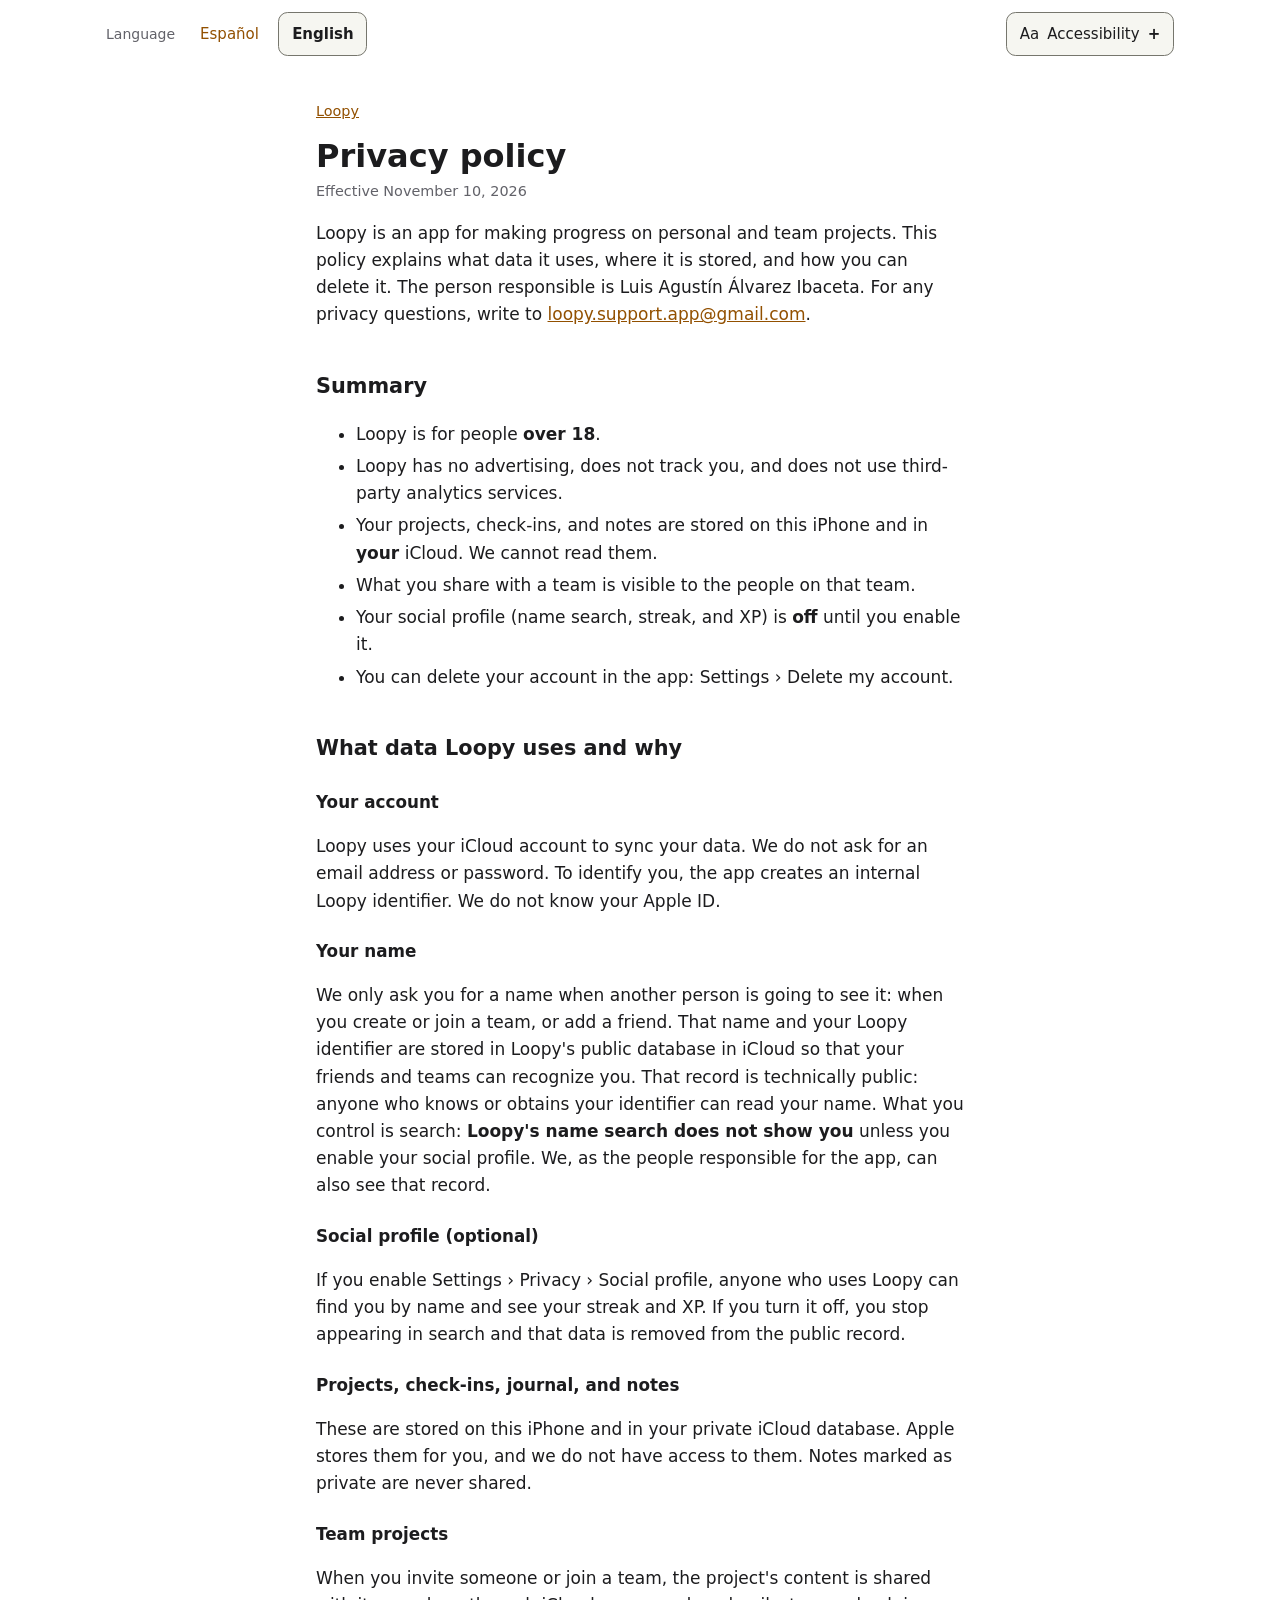
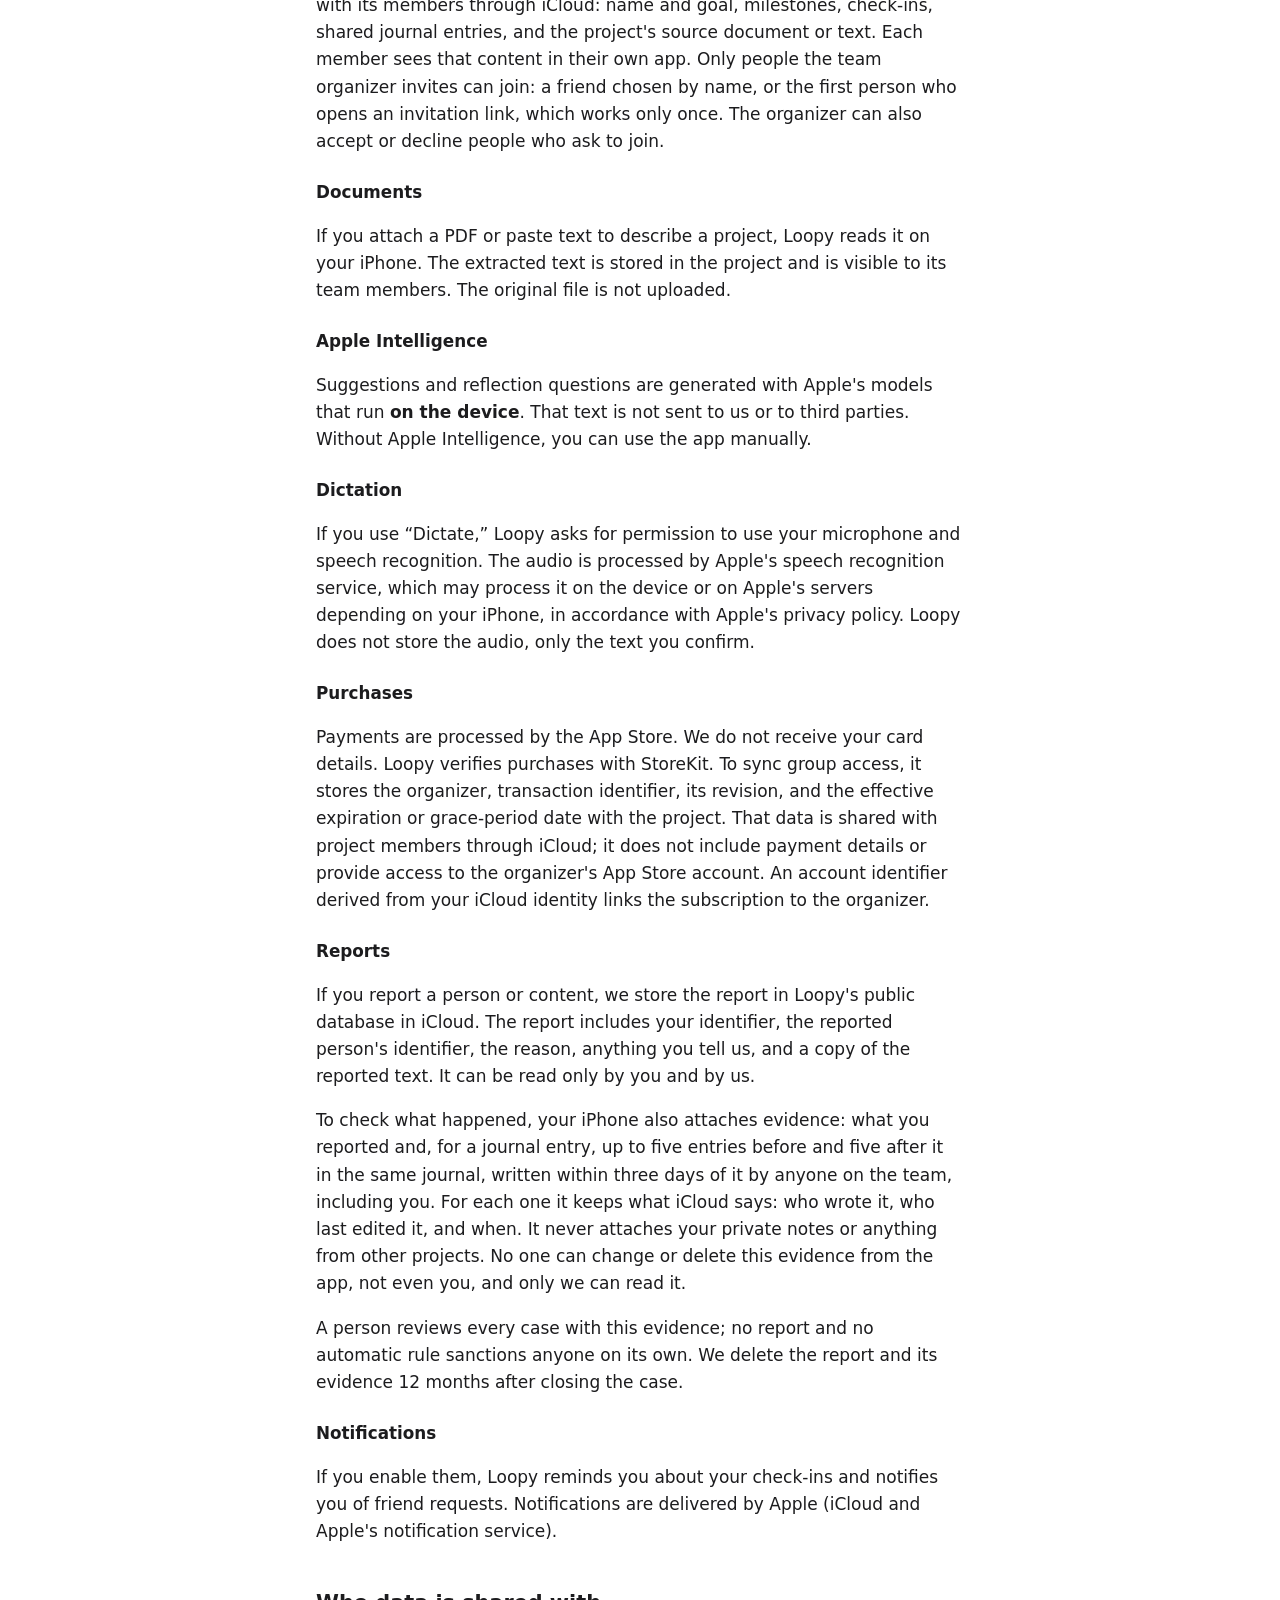
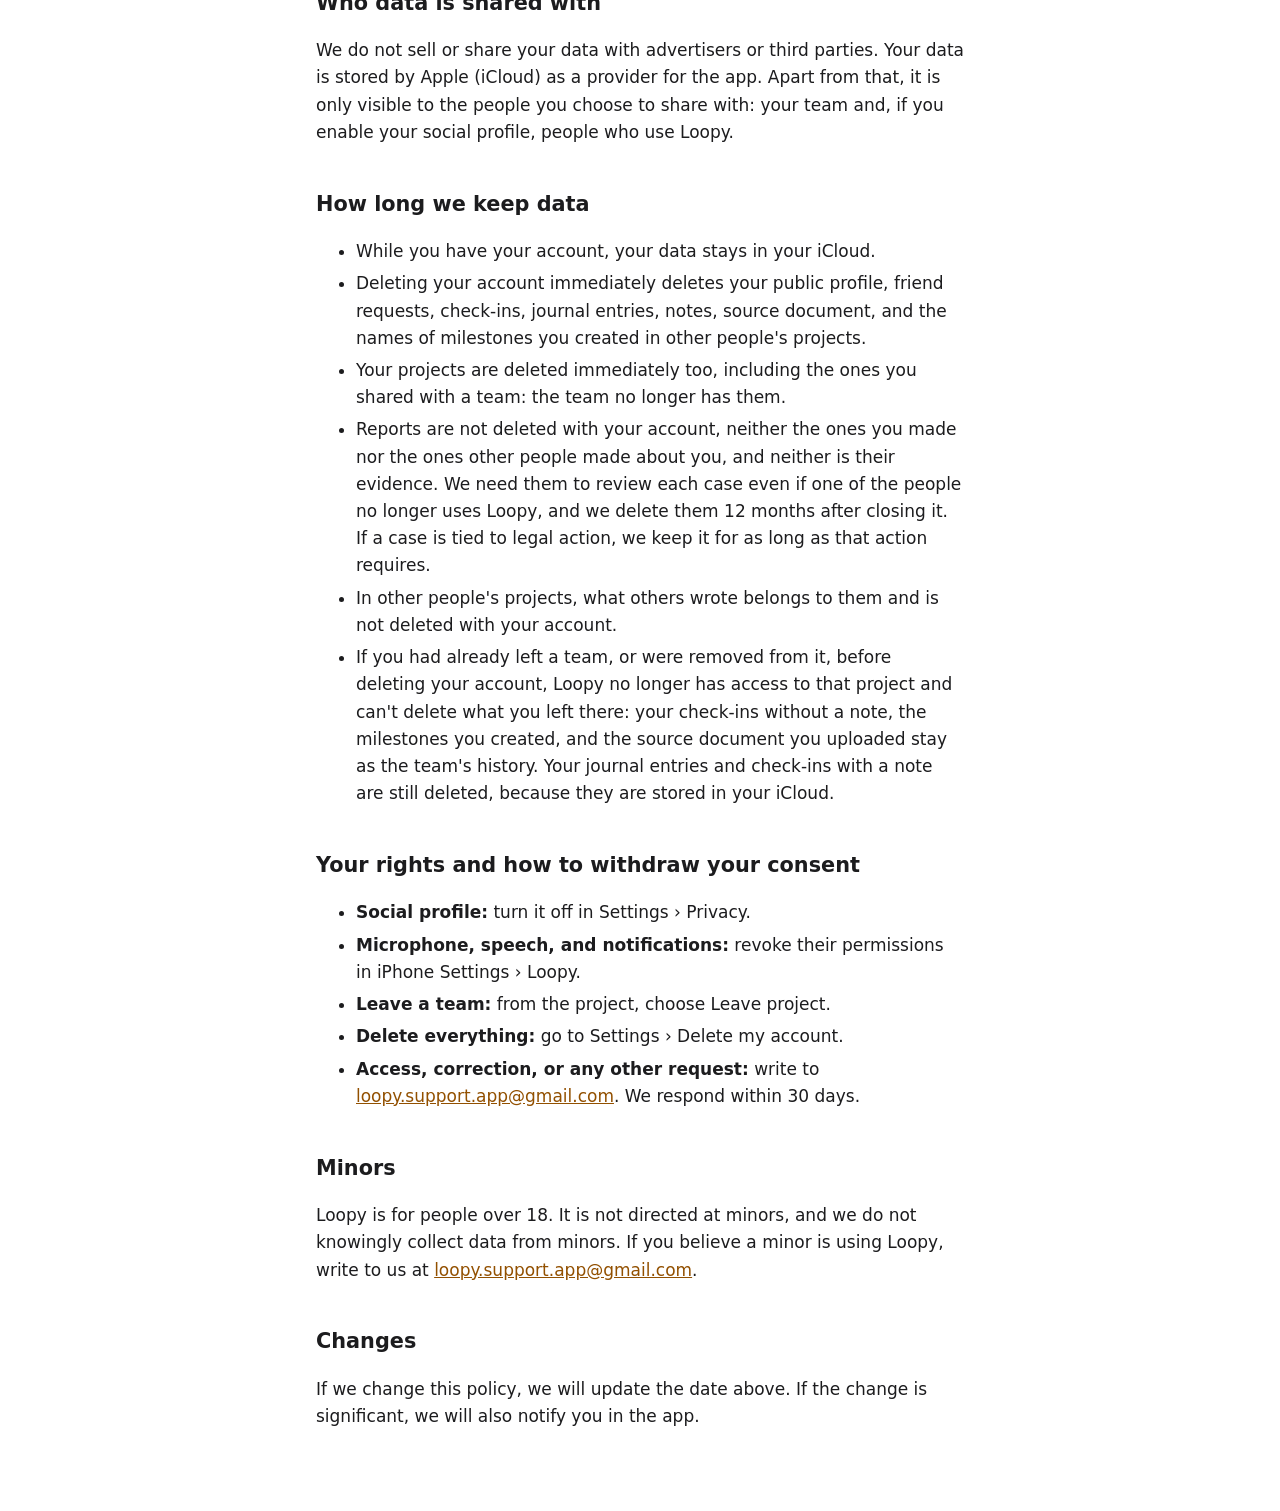
<file: en/privacidad.html>
<!doctype html>
<html lang="en">
<head>
<meta charset="utf-8">
<meta name="viewport" content="width=device-width, initial-scale=1">
<title>Loopy · Privacy policy</title>
<link rel="stylesheet" href="../estilo.css">
<script src="../accesibilidad.js" defer></script>
<link rel="alternate" hreflang="es" href="../privacidad.html">
<link rel="alternate" hreflang="en" href="privacidad.html">
</head>
<body>
<a class="skip-link" href="#contenido">Skip to content</a>
<div class="site-tools">
<nav class="language-switch" aria-label="Language and accessibility">
<span class="tools-label">Language</span>
<a href="../privacidad.html" lang="es" hreflang="es">Español</a>
<a href="privacidad.html" lang="en" hreflang="en" aria-current="page">English</a>
</nav>
<details class="accessibility" id="accessibility" hidden>
<summary><span aria-hidden="true">Aa</span> Accessibility</summary>
<div class="accessibility-panel">
<p class="panel-title">Reading preferences</p>
<label class="text-size-label" for="text-size">Text size</label>
<select id="text-size">
<option value="100">100%</option>
<option value="125">125%</option>
<option value="150">150%</option>
<option value="175">175%</option>
<option value="200">200%</option>
</select>
<label class="reading-option"><input type="checkbox" id="high-contrast"><span>High contrast</span></label>
<label class="reading-option"><input type="checkbox" id="underline-links"><span>Underline links</span></label>
<label class="reading-option"><input type="checkbox" id="reduce-motion"><span>Reduce motion</span></label>
<button type="button" id="reset-preferences">Reset preferences</button>
<p class="preferences-note">Your preferences are saved in this browser when storage is available.</p>
<p class="visually-hidden" id="preferences-status" role="status" aria-live="polite"></p>
</div>
</details>
</div>
<main id="contenido" tabindex="-1">
<p class="volver"><a href="index.html">Loopy</a></p>
<h1>Privacy policy</h1>
<p class="fecha">Effective November 10, 2026</p>

<p>Loopy is an app for making progress on personal and team projects. This policy explains what data it uses, where it is stored, and how you can delete it. The person responsible is Luis Agustín Álvarez Ibaceta. For any privacy questions, write to <a href="mailto:loopy.support.app@gmail.com">loopy.support.app@gmail.com</a>.</p>

<h2>Summary</h2>
<ul>
<li>Loopy is for people <strong>over 18</strong>.</li>
<li>Loopy has no advertising, does not track you, and does not use third-party analytics services.</li>
<li>Your projects, check-ins, and notes are stored on this iPhone and in <strong>your</strong> iCloud. We cannot read them.</li>
<li>What you share with a team is visible to the people on that team.</li>
<li>Your social profile (name search, streak, and XP) is <strong>off</strong> until you enable it.</li>
<li>You can delete your account in the app: Settings › Delete my account.</li>
</ul>

<h2>What data Loopy uses and why</h2>

<h3>Your account</h3>
<p>Loopy uses your iCloud account to sync your data. We do not ask for an email address or password. To identify you, the app creates an internal Loopy identifier. We do not know your Apple ID.</p>

<h3>Your name</h3>
<p>We only ask you for a name when another person is going to see it: when you create or join a team, or add a friend. That name and your Loopy identifier are stored in Loopy's public database in iCloud so that your friends and teams can recognize you. That record is technically public: anyone who knows or obtains your identifier can read your name. What you control is search: <strong>Loopy's name search does not show you</strong> unless you enable your social profile. We, as the people responsible for the app, can also see that record.</p>

<h3>Social profile (optional)</h3>
<p>If you enable Settings › Privacy › Social profile, anyone who uses Loopy can find you by name and see your streak and XP. If you turn it off, you stop appearing in search and that data is removed from the public record.</p>

<h3>Projects, check-ins, journal, and notes</h3>
<p>These are stored on this iPhone and in your private iCloud database. Apple stores them for you, and we do not have access to them. Notes marked as private are never shared.</p>

<h3>Team projects</h3>
<p>When you invite someone or join a team, the project's content is shared with its members through iCloud: name and goal, milestones, check-ins, shared journal entries, and the project's source document or text. Each member sees that content in their own app. Only people the team organizer invites can join: a friend chosen by name, or the first person who opens an invitation link, which works only once. The organizer can also accept or decline people who ask to join.</p>

<h3>Documents</h3>
<p>If you attach a PDF or paste text to describe a project, Loopy reads it on your iPhone. The extracted text is stored in the project and is visible to its team members. The original file is not uploaded.</p>

<h3>Apple Intelligence</h3>
<p>Suggestions and reflection questions are generated with Apple's models that run <strong>on the device</strong>. That text is not sent to us or to third parties. Without Apple Intelligence, you can use the app manually.</p>

<h3>Dictation</h3>
<p>If you use “Dictate,” Loopy asks for permission to use your microphone and speech recognition. The audio is processed by Apple's speech recognition service, which may process it on the device or on Apple's servers depending on your iPhone, in accordance with Apple's privacy policy. Loopy does not store the audio, only the text you confirm.</p>

<h3>Purchases</h3>
<p>Payments are processed by the App Store. We do not receive your card details. Loopy verifies purchases with StoreKit. To sync group access, it stores the organizer, transaction identifier, its revision, and the effective expiration or grace-period date with the project. That data is shared with project members through iCloud; it does not include payment details or provide access to the organizer's App Store account. An account identifier derived from your iCloud identity links the subscription to the organizer.</p>

<h3>Reports</h3>
<p>If you report a person or content, we store the report in Loopy's public database in iCloud. The report includes your identifier, the reported person's identifier, the reason, anything you tell us, and a copy of the reported text. It can be read only by you and by us.</p>
<p>To check what happened, your iPhone also attaches evidence: what you reported and, for a journal entry, up to five entries before and five after it in the same journal, written within three days of it by anyone on the team, including you. For each one it keeps what iCloud says: who wrote it, who last edited it, and when. It never attaches your private notes or anything from other projects. No one can change or delete this evidence from the app, not even you, and only we can read it.</p>
<p>A person reviews every case with this evidence; no report and no automatic rule sanctions anyone on its own. We delete the report and its evidence 12 months after closing the case.</p>

<h3>Notifications</h3>
<p>If you enable them, Loopy reminds you about your check-ins and notifies you of friend requests. Notifications are delivered by Apple (iCloud and Apple's notification service).</p>

<h2>Who data is shared with</h2>
<p>We do not sell or share your data with advertisers or third parties. Your data is stored by Apple (iCloud) as a provider for the app. Apart from that, it is only visible to the people you choose to share with: your team and, if you enable your social profile, people who use Loopy.</p>

<h2>How long we keep data</h2>
<ul>
<li>While you have your account, your data stays in your iCloud.</li>
<li>Deleting your account immediately deletes your public profile, friend requests, check-ins, journal entries, notes, source document, and the names of milestones you created in other people's projects.</li>
<li>Your projects are deleted immediately too, including the ones you shared with a team: the team no longer has them.</li>
<li>Reports are not deleted with your account, neither the ones you made nor the ones other people made about you, and neither is their evidence. We need them to review each case even if one of the people no longer uses Loopy, and we delete them 12 months after closing it. If a case is tied to legal action, we keep it for as long as that action requires.</li>
<li>In other people's projects, what others wrote belongs to them and is not deleted with your account.</li>
<li>If you had already left a team, or were removed from it, before deleting your account, Loopy no longer has access to that project and can't delete what you left there: your check-ins without a note, the milestones you created, and the source document you uploaded stay as the team's history. Your journal entries and check-ins with a note are still deleted, because they are stored in your iCloud.</li>
</ul>

<h2>Your rights and how to withdraw your consent</h2>
<ul>
<li><strong>Social profile:</strong> turn it off in Settings › Privacy.</li>
<li><strong>Microphone, speech, and notifications:</strong> revoke their permissions in iPhone Settings › Loopy.</li>
<li><strong>Leave a team:</strong> from the project, choose Leave project.</li>
<li><strong>Delete everything:</strong> go to Settings › Delete my account.</li>
<li><strong>Access, correction, or any other request:</strong> write to <a href="mailto:loopy.support.app@gmail.com">loopy.support.app@gmail.com</a>. We respond within 30 days.</li>
</ul>

<h2>Minors</h2>
<p>Loopy is for people over 18. It is not directed at minors, and we do not knowingly collect data from minors. If you believe a minor is using Loopy, write to us at <a href="mailto:loopy.support.app@gmail.com">loopy.support.app@gmail.com</a>.</p>

<h2>Changes</h2>
<p>If we change this policy, we will update the date above. If the change is significant, we will also notify you in the app.</p>
</main>
</body>
</html>
</file>
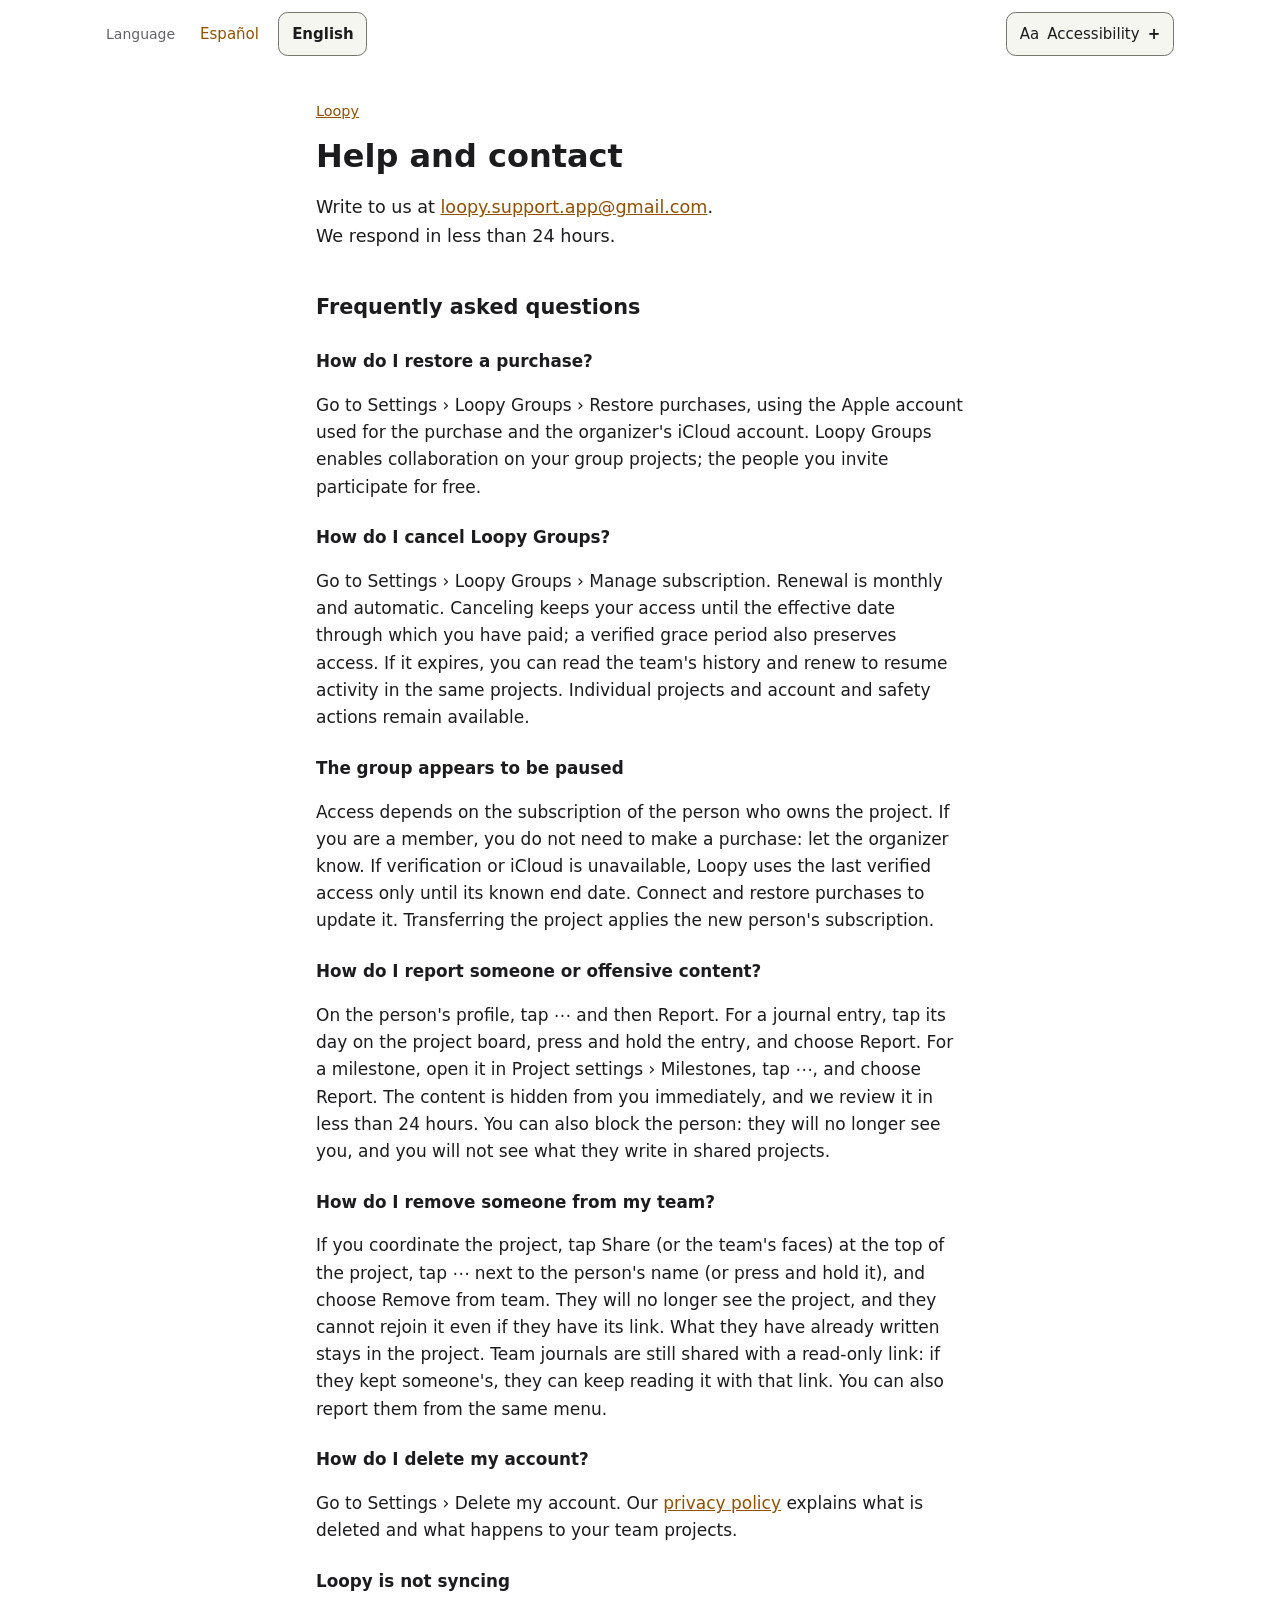
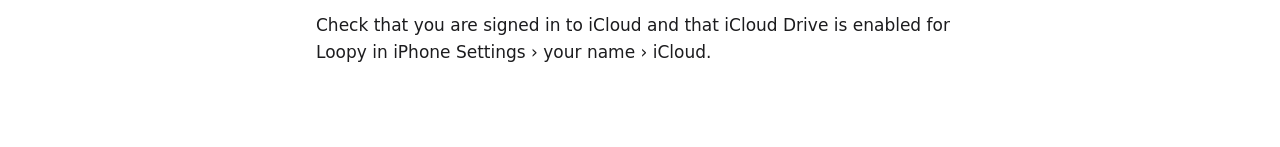
<file: en/soporte.html>
<!doctype html>
<html lang="en">
<head>
<meta charset="utf-8">
<meta name="viewport" content="width=device-width, initial-scale=1">
<title>Loopy · Help and contact</title>
<link rel="stylesheet" href="../estilo.css">
<script src="../accesibilidad.js" defer></script>
<link rel="alternate" hreflang="es" href="../soporte.html">
<link rel="alternate" hreflang="en" href="soporte.html">
</head>
<body>
<a class="skip-link" href="#contenido">Skip to content</a>
<div class="site-tools">
<nav class="language-switch" aria-label="Language and accessibility">
<span class="tools-label">Language</span>
<a href="../soporte.html" lang="es" hreflang="es">Español</a>
<a href="soporte.html" lang="en" hreflang="en" aria-current="page">English</a>
</nav>
<details class="accessibility" id="accessibility" hidden>
<summary><span aria-hidden="true">Aa</span> Accessibility</summary>
<div class="accessibility-panel">
<p class="panel-title">Reading preferences</p>
<label class="text-size-label" for="text-size">Text size</label>
<select id="text-size">
<option value="100">100%</option>
<option value="125">125%</option>
<option value="150">150%</option>
<option value="175">175%</option>
<option value="200">200%</option>
</select>
<label class="reading-option"><input type="checkbox" id="high-contrast"><span>High contrast</span></label>
<label class="reading-option"><input type="checkbox" id="underline-links"><span>Underline links</span></label>
<label class="reading-option"><input type="checkbox" id="reduce-motion"><span>Reduce motion</span></label>
<button type="button" id="reset-preferences">Reset preferences</button>
<p class="preferences-note">Your preferences are saved in this browser when storage is available.</p>
<p class="visually-hidden" id="preferences-status" role="status" aria-live="polite"></p>
</div>
</details>
</div>
<main id="contenido" tabindex="-1">
<p class="volver"><a href="index.html">Loopy</a></p>
<h1>Help and contact</h1>

<p class="contacto">Write to us at <a href="mailto:loopy.support.app@gmail.com?subject=Loopy">loopy.support.app@gmail.com</a>.<br>We respond in less than 24 hours.</p>

<h2>Frequently asked questions</h2>

<h3>How do I restore a purchase?</h3>
<p>Go to Settings › Loopy Groups › Restore purchases, using the Apple account used for the purchase and the organizer's iCloud account. Loopy Groups enables collaboration on your group projects; the people you invite participate for free.</p>

<h3>How do I cancel Loopy Groups?</h3>
<p>Go to Settings › Loopy Groups › Manage subscription. Renewal is monthly and automatic. Canceling keeps your access until the effective date through which you have paid; a verified grace period also preserves access. If it expires, you can read the team's history and renew to resume activity in the same projects. Individual projects and account and safety actions remain available.</p>
<h3>The group appears to be paused</h3>
<p>Access depends on the subscription of the person who owns the project. If you are a member, you do not need to make a purchase: let the organizer know. If verification or iCloud is unavailable, Loopy uses the last verified access only until its known end date. Connect and restore purchases to update it. Transferring the project applies the new person's subscription.</p>

<h3>How do I report someone or offensive content?</h3>
<p>On the person's profile, tap ⋯ and then Report. For a journal entry, tap its day on the project board, press and hold the entry, and choose Report. For a milestone, open it in Project settings › Milestones, tap ⋯, and choose Report. The content is hidden from you immediately, and we review it in less than 24 hours. You can also block the person: they will no longer see you, and you will not see what they write in shared projects.</p>

<h3>How do I remove someone from my team?</h3>
<p>If you coordinate the project, tap Share (or the team's faces) at the top of the project, tap ⋯ next to the person's name (or press and hold it), and choose Remove from team. They will no longer see the project, and they cannot rejoin it even if they have its link. What they have already written stays in the project. Team journals are still shared with a read-only link: if they kept someone's, they can keep reading it with that link. You can also report them from the same menu.</p>

<h3>How do I delete my account?</h3>
<p>Go to Settings › Delete my account. Our <a href="privacidad.html">privacy policy</a> explains what is deleted and what happens to your team projects.</p>

<h3>Loopy is not syncing</h3>
<p>Check that you are signed in to iCloud and that iCloud Drive is enabled for Loopy in iPhone Settings › your name › iCloud.</p>
</main>
</body>
</html>
</file>
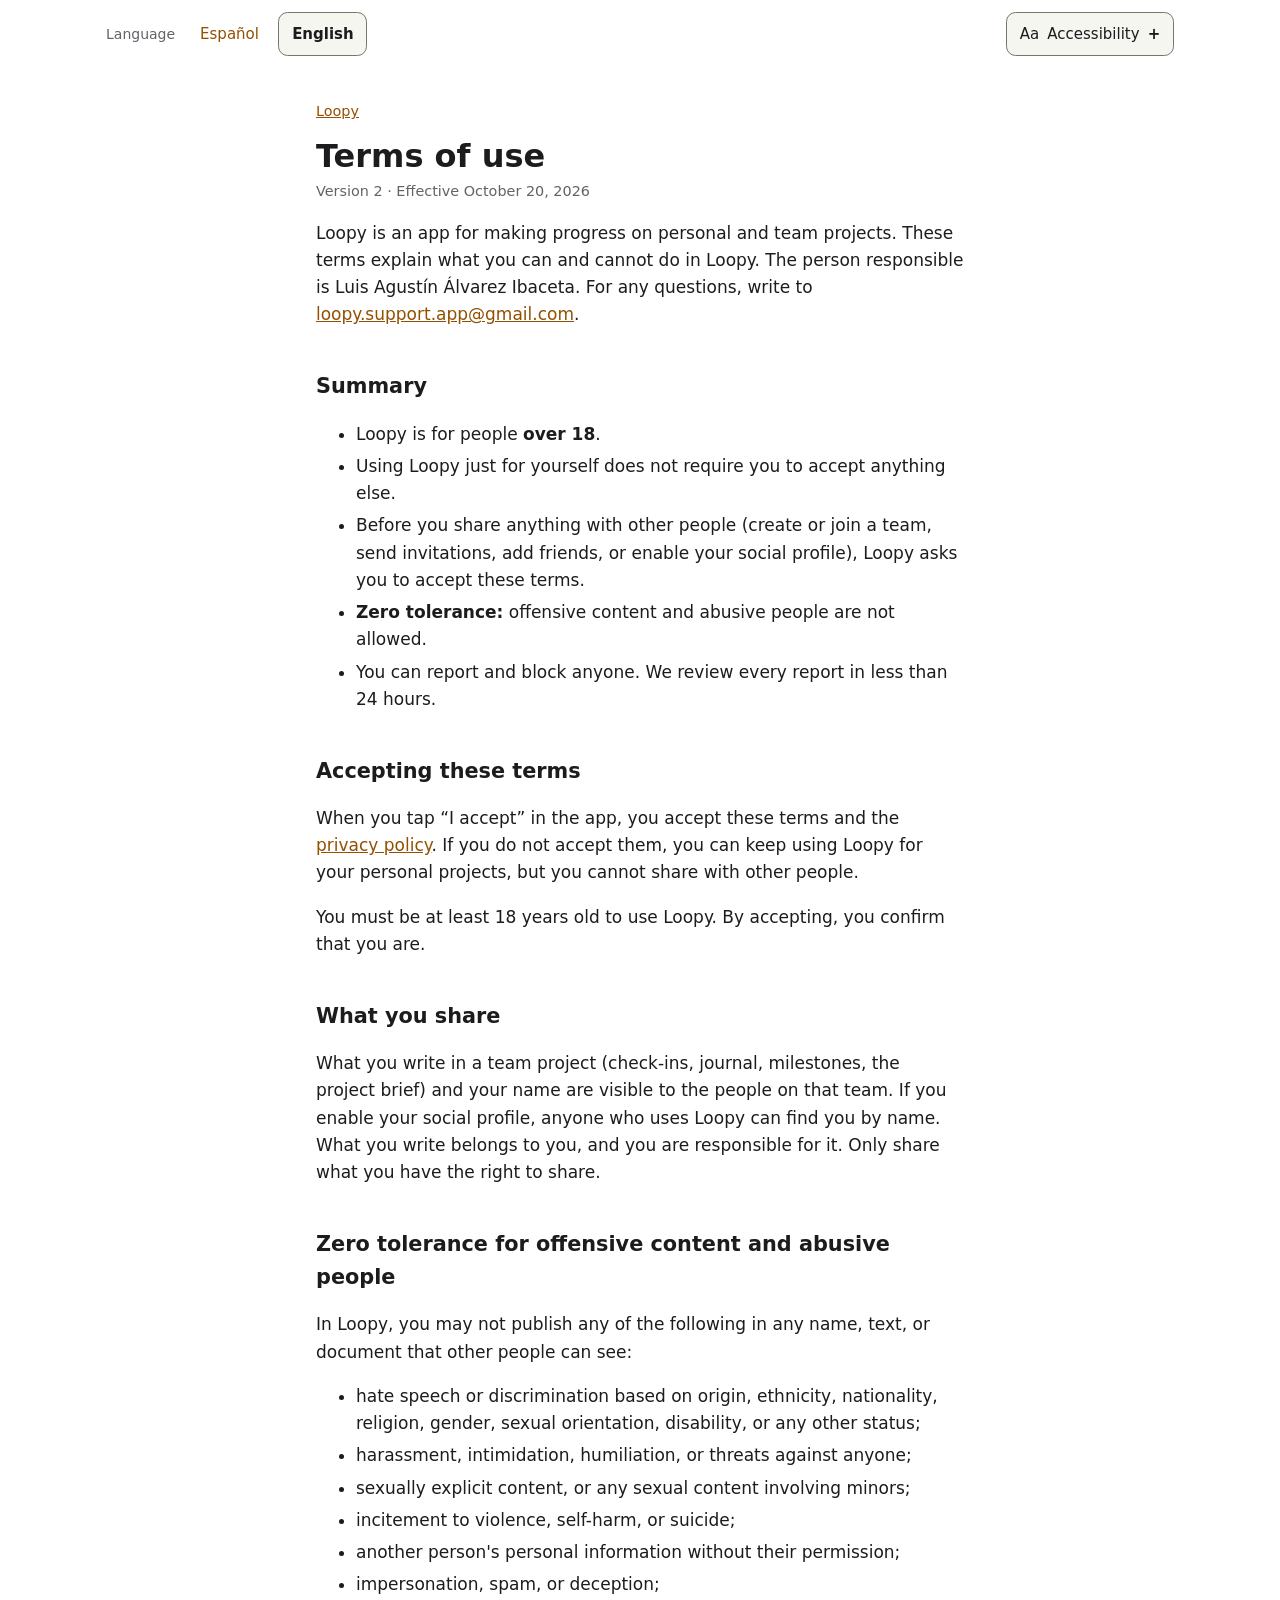
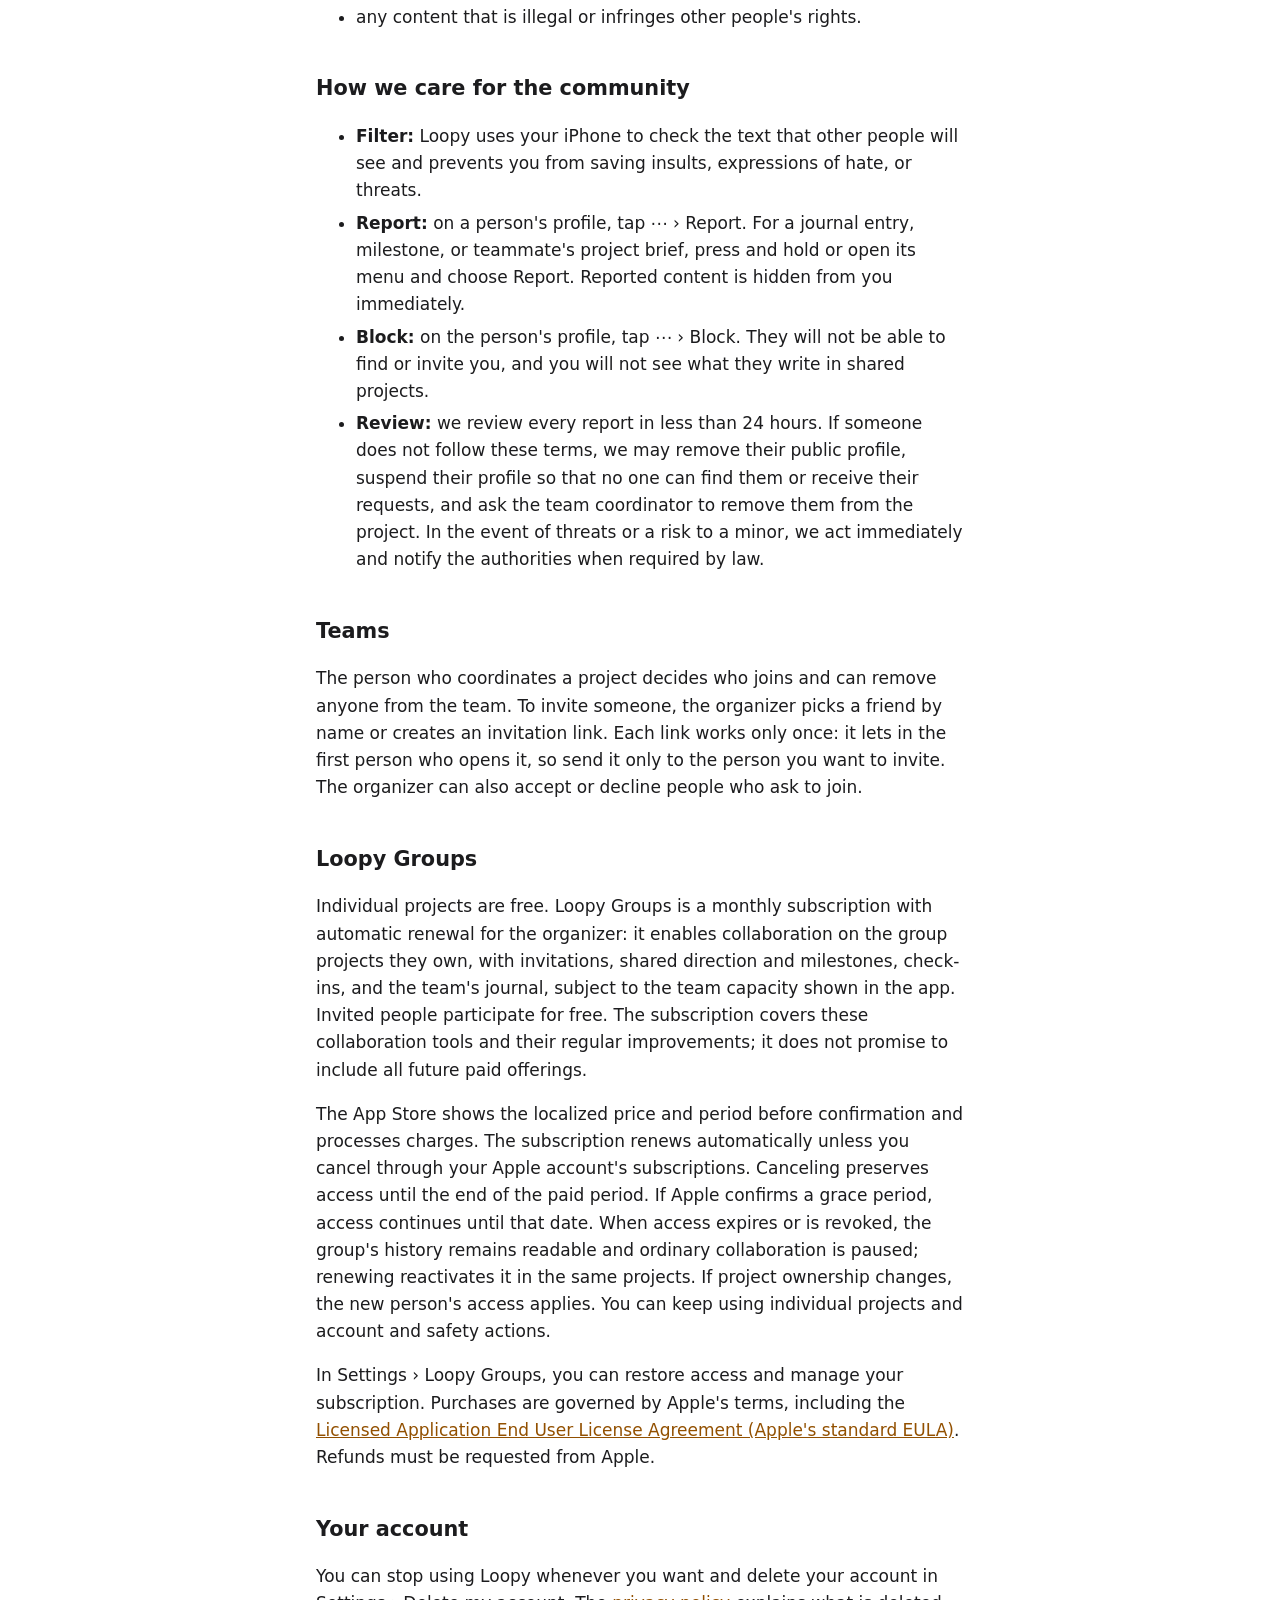
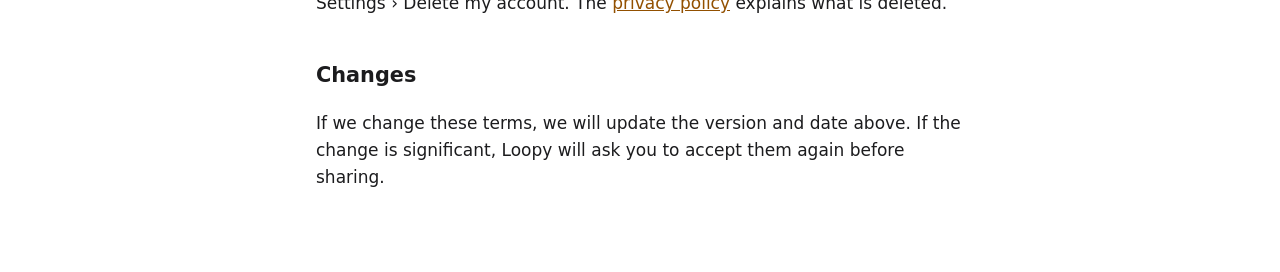
<file: en/terminos.html>
<!doctype html>
<html lang="en">
<head>
<meta charset="utf-8">
<meta name="viewport" content="width=device-width, initial-scale=1">
<title>Loopy · Terms of use</title>
<link rel="stylesheet" href="../estilo.css">
<script src="../accesibilidad.js" defer></script>
<link rel="alternate" hreflang="es" href="../terminos.html">
<link rel="alternate" hreflang="en" href="terminos.html">
</head>
<body>
<a class="skip-link" href="#contenido">Skip to content</a>
<div class="site-tools">
<nav class="language-switch" aria-label="Language and accessibility">
<span class="tools-label">Language</span>
<a href="../terminos.html" lang="es" hreflang="es">Español</a>
<a href="terminos.html" lang="en" hreflang="en" aria-current="page">English</a>
</nav>
<details class="accessibility" id="accessibility" hidden>
<summary><span aria-hidden="true">Aa</span> Accessibility</summary>
<div class="accessibility-panel">
<p class="panel-title">Reading preferences</p>
<label class="text-size-label" for="text-size">Text size</label>
<select id="text-size">
<option value="100">100%</option>
<option value="125">125%</option>
<option value="150">150%</option>
<option value="175">175%</option>
<option value="200">200%</option>
</select>
<label class="reading-option"><input type="checkbox" id="high-contrast"><span>High contrast</span></label>
<label class="reading-option"><input type="checkbox" id="underline-links"><span>Underline links</span></label>
<label class="reading-option"><input type="checkbox" id="reduce-motion"><span>Reduce motion</span></label>
<button type="button" id="reset-preferences">Reset preferences</button>
<p class="preferences-note">Your preferences are saved in this browser when storage is available.</p>
<p class="visually-hidden" id="preferences-status" role="status" aria-live="polite"></p>
</div>
</details>
</div>
<main id="contenido" tabindex="-1">
<p class="volver"><a href="index.html">Loopy</a></p>
<h1>Terms of use</h1>
<p class="fecha">Version 2 · Effective October 20, 2026</p>

<p>Loopy is an app for making progress on personal and team projects. These terms explain what you can and cannot do in Loopy. The person responsible is Luis Agustín Álvarez Ibaceta. For any questions, write to <a href="mailto:loopy.support.app@gmail.com">loopy.support.app@gmail.com</a>.</p>

<h2>Summary</h2>
<ul>
<li>Loopy is for people <strong>over 18</strong>.</li>
<li>Using Loopy just for yourself does not require you to accept anything else.</li>
<li>Before you share anything with other people (create or join a team, send invitations, add friends, or enable your social profile), Loopy asks you to accept these terms.</li>
<li><strong>Zero tolerance:</strong> offensive content and abusive people are not allowed.</li>
<li>You can report and block anyone. We review every report in less than 24 hours.</li>
</ul>

<h2>Accepting these terms</h2>
<p>When you tap “I accept” in the app, you accept these terms and the <a href="privacidad.html">privacy policy</a>. If you do not accept them, you can keep using Loopy for your personal projects, but you cannot share with other people.</p>
<p>You must be at least 18 years old to use Loopy. By accepting, you confirm that you are.</p>

<h2>What you share</h2>
<p>What you write in a team project (check-ins, journal, milestones, the project brief) and your name are visible to the people on that team. If you enable your social profile, anyone who uses Loopy can find you by name. What you write belongs to you, and you are responsible for it. Only share what you have the right to share.</p>

<h2>Zero tolerance for offensive content and abusive people</h2>
<p>In Loopy, you may not publish any of the following in any name, text, or document that other people can see:</p>
<ul>
<li>hate speech or discrimination based on origin, ethnicity, nationality, religion, gender, sexual orientation, disability, or any other status;</li>
<li>harassment, intimidation, humiliation, or threats against anyone;</li>
<li>sexually explicit content, or any sexual content involving minors;</li>
<li>incitement to violence, self-harm, or suicide;</li>
<li>another person's personal information without their permission;</li>
<li>impersonation, spam, or deception;</li>
<li>any content that is illegal or infringes other people's rights.</li>
</ul>

<h2>How we care for the community</h2>
<ul>
<li><strong>Filter:</strong> Loopy uses your iPhone to check the text that other people will see and prevents you from saving insults, expressions of hate, or threats.</li>
<li><strong>Report:</strong> on a person's profile, tap ⋯ › Report. For a journal entry, milestone, or teammate's project brief, press and hold or open its menu and choose Report. Reported content is hidden from you immediately.</li>
<li><strong>Block:</strong> on the person's profile, tap ⋯ › Block. They will not be able to find or invite you, and you will not see what they write in shared projects.</li>
<li><strong>Review:</strong> we review every report in less than 24 hours. If someone does not follow these terms, we may remove their public profile, suspend their profile so that no one can find them or receive their requests, and ask the team coordinator to remove them from the project. In the event of threats or a risk to a minor, we act immediately and notify the authorities when required by law.</li>
</ul>

<h2>Teams</h2>
<p>The person who coordinates a project decides who joins and can remove anyone from the team. To invite someone, the organizer picks a friend by name or creates an invitation link. Each link works only once: it lets in the first person who opens it, so send it only to the person you want to invite. The organizer can also accept or decline people who ask to join.</p>

<h2>Loopy Groups</h2>
<p>Individual projects are free. Loopy Groups is a monthly subscription with automatic renewal for the organizer: it enables collaboration on the group projects they own, with invitations, shared direction and milestones, check-ins, and the team's journal, subject to the team capacity shown in the app. Invited people participate for free. The subscription covers these collaboration tools and their regular improvements; it does not promise to include all future paid offerings.</p>
<p>The App Store shows the localized price and period before confirmation and processes charges. The subscription renews automatically unless you cancel through your Apple account's subscriptions. Canceling preserves access until the end of the paid period. If Apple confirms a grace period, access continues until that date. When access expires or is revoked, the group's history remains readable and ordinary collaboration is paused; renewing reactivates it in the same projects. If project ownership changes, the new person's access applies. You can keep using individual projects and account and safety actions.</p>
<p>In Settings › Loopy Groups, you can restore access and manage your subscription. Purchases are governed by Apple's terms, including the <a href="https://www.apple.com/legal/internet-services/itunes/dev/stdeula/">Licensed Application End User License Agreement (Apple's standard EULA)</a>. Refunds must be requested from Apple.</p>

<h2>Your account</h2>
<p>You can stop using Loopy whenever you want and delete your account in Settings › Delete my account. The <a href="privacidad.html">privacy policy</a> explains what is deleted.</p>

<h2>Changes</h2>
<p>If we change these terms, we will update the version and date above. If the change is significant, Loopy will ask you to accept them again before sharing.</p>
</main>
</body>
</html>
</file>
<file: estilo.css>
:root { color-scheme: light; font-size: calc(100% * var(--reading-scale, 1));
  --text: #1c1c1e; --muted: #626269; --bg: #ffffff; --link: #925000;
  --surface: #f6f6f1; --border: #76766d; --focus: #075ab5; }
* { box-sizing: border-box; }
body { margin: 0; background: var(--bg); color: var(--text);
  font: 1.0625rem/1.6 ui-rounded, -apple-system, "SF Pro Rounded", system-ui, sans-serif;
  overflow-wrap: anywhere; }
main { max-width: 680px; margin: 0 auto; padding: 32px 16px 64px; }
h1 { font-size: 2rem; line-height: 1.2; margin: 0 0 4px; }
h2 { font-size: 1.3rem; margin-top: 2em; }
h3 { font-size: 1.05rem; margin: 1.4em 0 .3em; }
a { color: var(--link); }
:focus-visible { outline: 3px solid var(--focus); outline-offset: 4px; }
main:focus { outline: none; }
[hidden] { display: none !important; }
.fecha, .volver { color: var(--muted); font-size: .9rem; margin-top: 0; }
.contacto { font-size: 1.1rem; }
.enlaces { padding-left: 1.2em; font-size: 1.1rem; }
li { margin: .3em 0; }

/* Shared language and reading controls. Language links also work without JS. */
.skip-link { position: absolute; top: 8px; left: 8px; z-index: 10;
  padding: .7em 1em; background: var(--bg); border: 2px solid var(--text);
  transform: translateY(-200%); }
.skip-link:focus { transform: translateY(0); }
.site-tools { position: relative; z-index: 3; display: flex; flex-wrap: wrap;
  align-items: center; justify-content: space-between; gap: .5rem 1rem;
  max-width: 1100px; margin: 0 auto; padding: .75rem 1rem; }
.language-switch { display: flex; flex-wrap: wrap; align-items: center; gap: .35rem; }
.tools-label { color: var(--muted); margin-right: .35rem; font-size: .875rem; }
.language-switch a, .accessibility summary { display: inline-flex; align-items: center;
  justify-content: center; gap: .5rem; min-height: 44px; padding: .5rem .8rem;
  border: 1px solid transparent; border-radius: .6rem; font-size: .9375rem;
  line-height: 1.4; text-decoration: none; }
.language-switch a[aria-current="page"] { background: var(--surface);
  color: var(--text); border-color: var(--border); font-weight: 700; }
.accessibility { position: relative; }
.accessibility summary { cursor: pointer; background: var(--surface);
  color: var(--text); border-color: var(--border); list-style: none; }
.accessibility summary::-webkit-details-marker { display: none; }
.accessibility summary > span { white-space: nowrap; }
.accessibility summary::after { content: '+'; font-weight: 700; }
.accessibility[open] summary::after { content: '−'; }
.accessibility-panel { position: absolute; right: 0; top: calc(100% + .5rem);
  width: 20rem; max-width: calc(100vw - 2rem); padding: 1.25rem;
  border: 1px solid var(--border); border-radius: .8rem; background: var(--bg);
  color: var(--text); box-shadow: 0 8px 28px #0000001a; }
.panel-title { margin: 0 0 .8rem; font-weight: 700; }
.text-size-label { display: block; margin-bottom: .4rem; }
.accessibility select, .accessibility button { min-height: 44px;
  font: inherit; color: var(--text); background: var(--bg);
  border: 1px solid var(--border); border-radius: .4rem; padding: .5rem .7rem; }
.accessibility select { width: 100%; margin-bottom: .6rem; }
.reading-option { display: flex; align-items: center; gap: .7rem;
  min-height: 44px; padding: .4rem 0; cursor: pointer; }
.reading-option input { flex: 0 0 auto; width: 1.25rem; height: 1.25rem;
  margin: 0; accent-color: var(--link); }
.accessibility button { width: 100%; margin-top: .8rem; cursor: pointer;
  background: var(--surface); }
.preferences-note { color: var(--muted); font-size: .875rem; margin: .8rem 0 0; }
.visually-hidden { position: absolute; width: 1px; height: 1px;
  padding: 0; margin: -1px; overflow: hidden; clip-path: inset(50%);
  white-space: nowrap; border: 0; }
html[data-underline-links="true"] a { text-decoration-line: underline;
  text-decoration-thickness: .14em; text-underline-offset: .2em; }
html[data-high-contrast="true"] { color-scheme: dark; --text: #ffffff;
  --muted: #eeeeee; --bg: #000000; --link: #ffe46c;
  --surface: #161616; --border: #ffffff; --focus: #ffe46c; }
html[data-high-contrast="true"] .portada { background: var(--surface);
  color: var(--text); border-color: var(--border); }
html[data-high-contrast="true"] .portada h1,
html[data-high-contrast="true"] .lema { color: var(--text); }
html[data-reduce-motion="true"] *,
html[data-reduce-motion="true"] *::before,
html[data-reduce-motion="true"] *::after { animation: none !important;
  transition: none !important; scroll-behavior: auto !important; }
@media (prefers-reduced-motion: reduce) {
  *, *::before, *::after { animation: none !important; transition: none !important;
    scroll-behavior: auto !important; }
}
@media (forced-colors: active) {
  :focus-visible { outline-color: Highlight; }
  .reading-option input { appearance: auto; }
}
@media (max-width: 600px) {
  .site-tools { padding-right: .5rem; padding-left: .5rem; }
  .accessibility { width: 100%; }
  .accessibility summary { width: 100%; padding-right: .6rem; padding-left: .6rem; }
  .accessibility summary > span { display: none; }
  .accessibility-panel { position: static; width: 100%; max-width: none;
    padding: .75rem; margin-top: .5rem; box-shadow: none; }
}

/* Portada */
.portada { background: #f6f6f1; color: #161616; border-bottom: 1px solid #e4e4dc; overflow: hidden; }
.portada-interior { position: relative; max-width: 1100px; margin: 0 auto; min-height: 320px;
  display: flex; align-items: flex-end; padding: 32px 56px 28px; }
.portada-texto { position: relative; z-index: 1; }
.portada h1 { margin: 0 0 6px -6px; font: 900 168px/0.9 ui-rounded, "SF Pro Rounded", "Nunito", system-ui, sans-serif; letter-spacing: -0.03em; color: #161616; }
.lema { margin: 0; color: #4a4a4a; font-size: 1.05rem; }
.formas div { position: absolute; }
.bloque-amarillo { left: 52%; top: -24px; width: 22%; height: 280px; border-radius: 0 0 36px 36px;
  background: #fbe39b; display: flex; align-items: flex-end; justify-content: center; padding-bottom: 56px; }
.puntos { display: grid; grid-template-columns: repeat(6, 20px); gap: 12px; }
.puntos i { width: 20px; height: 20px; border-radius: 50%; border: 2.5px solid #b49e63; }
.puntos i.si { background: #161616; border-color: #161616; }
.pastilla-negra { left: 76%; right: 3%; top: 40px; height: 64px; border-radius: 32px; background: #161616; }
.pastilla-verde { left: 76%; top: 120px; width: 12.5%; height: 34px; border-radius: 17px; background: #529e6c; }
.bloque-menta { left: 90%; right: min(-40px, calc(50% - 50vw)); top: 120px; height: 200px; border-radius: 32px; background: #d3ecdc; }
@media (max-width: 900px) {
  .portada-interior { flex-direction: column; align-items: flex-start; min-height: 0; padding: 0 24px 28px; }
  .formas { order: -1; position: relative; width: 100%; height: 210px; margin: 0 0 4px; }
  .bloque-amarillo { left: 0; top: 0; width: 210px; height: 190px; padding-bottom: 28px; }
  .puntos { grid-template-columns: repeat(6, 16px); gap: 10px; }
  .puntos i { width: 16px; height: 16px; border-width: 2px; }
  .pastilla-negra { left: 228px; right: auto; top: 30px; width: 150px; height: 52px; }
  .pastilla-verde { left: 228px; right: auto; top: 98px; width: 100px; height: 28px; }
  .bloque-menta { display: none; }
  .portada h1 { font-size: min(6.5rem, 26vw); margin-left: -3px; }
}
@media (max-width: 420px) { .pastilla-negra { width: 110px; } .pastilla-verde { width: 76px; } }
</file>
